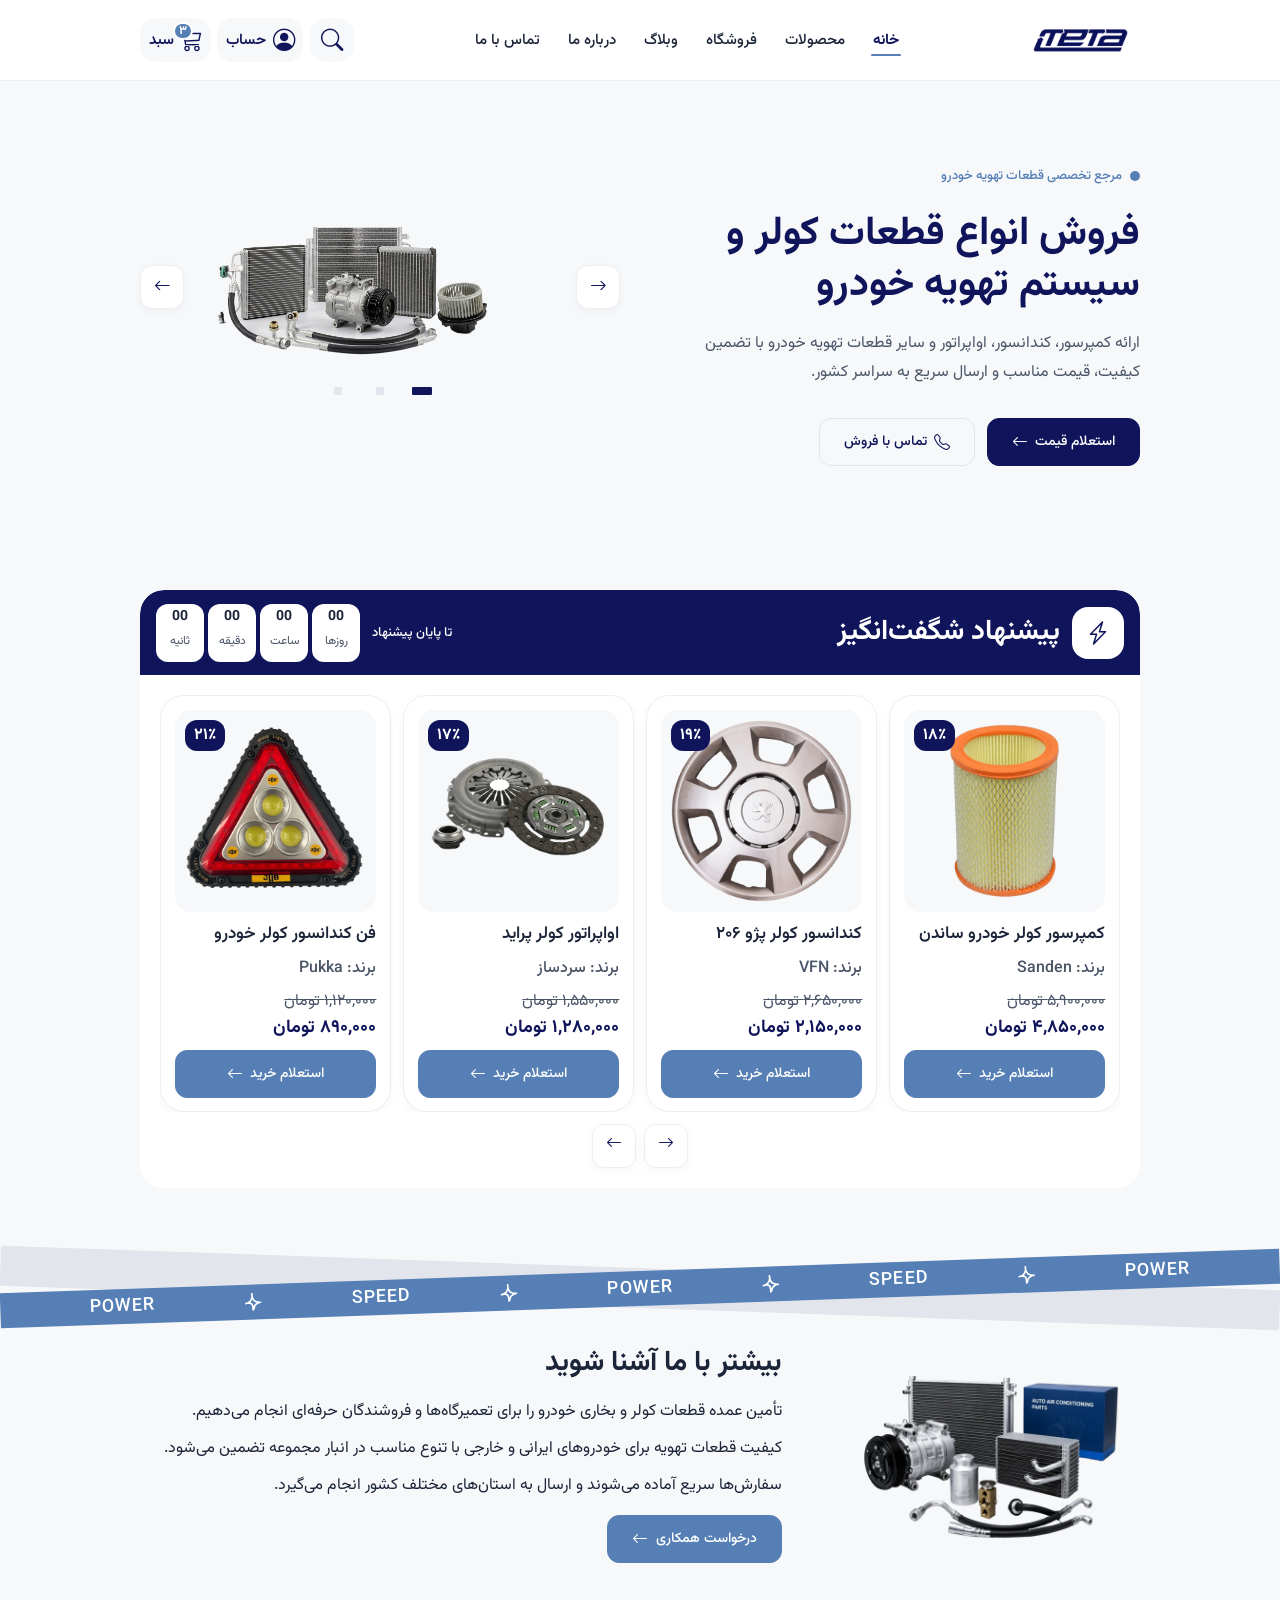
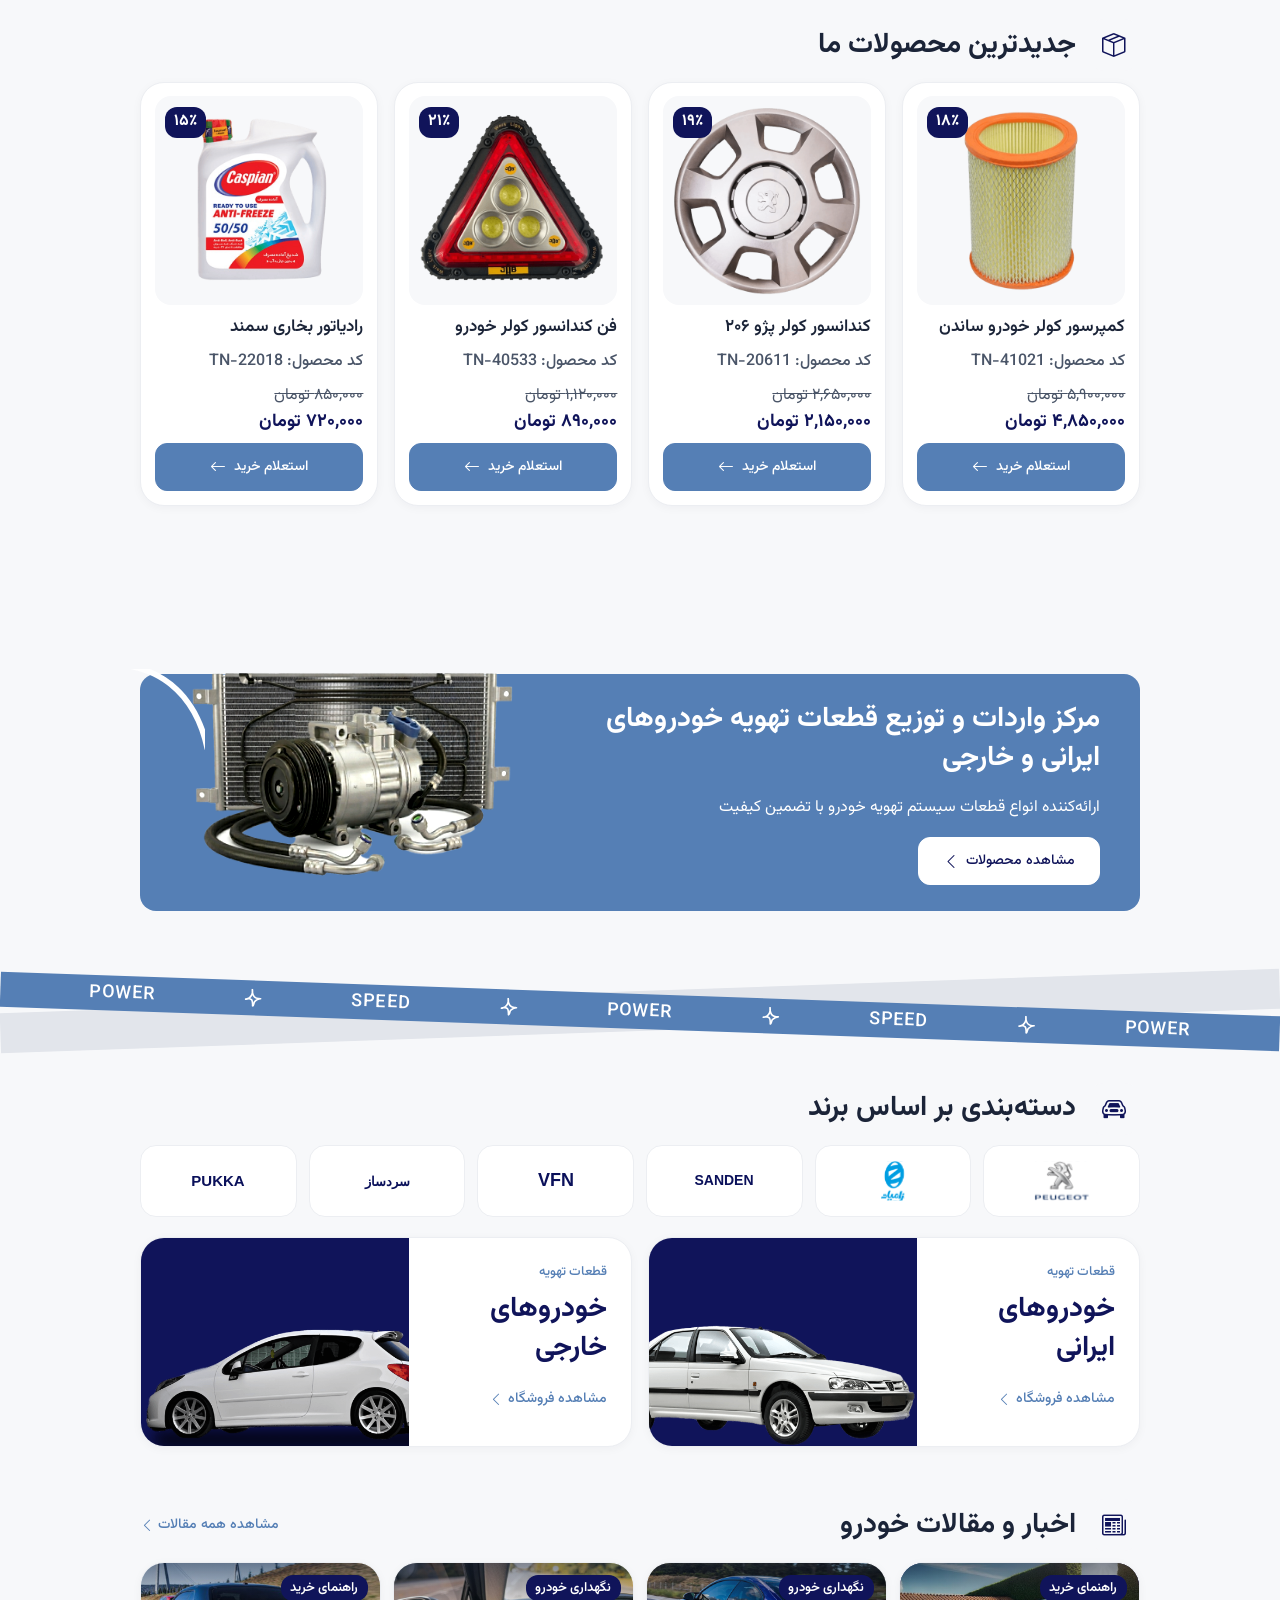
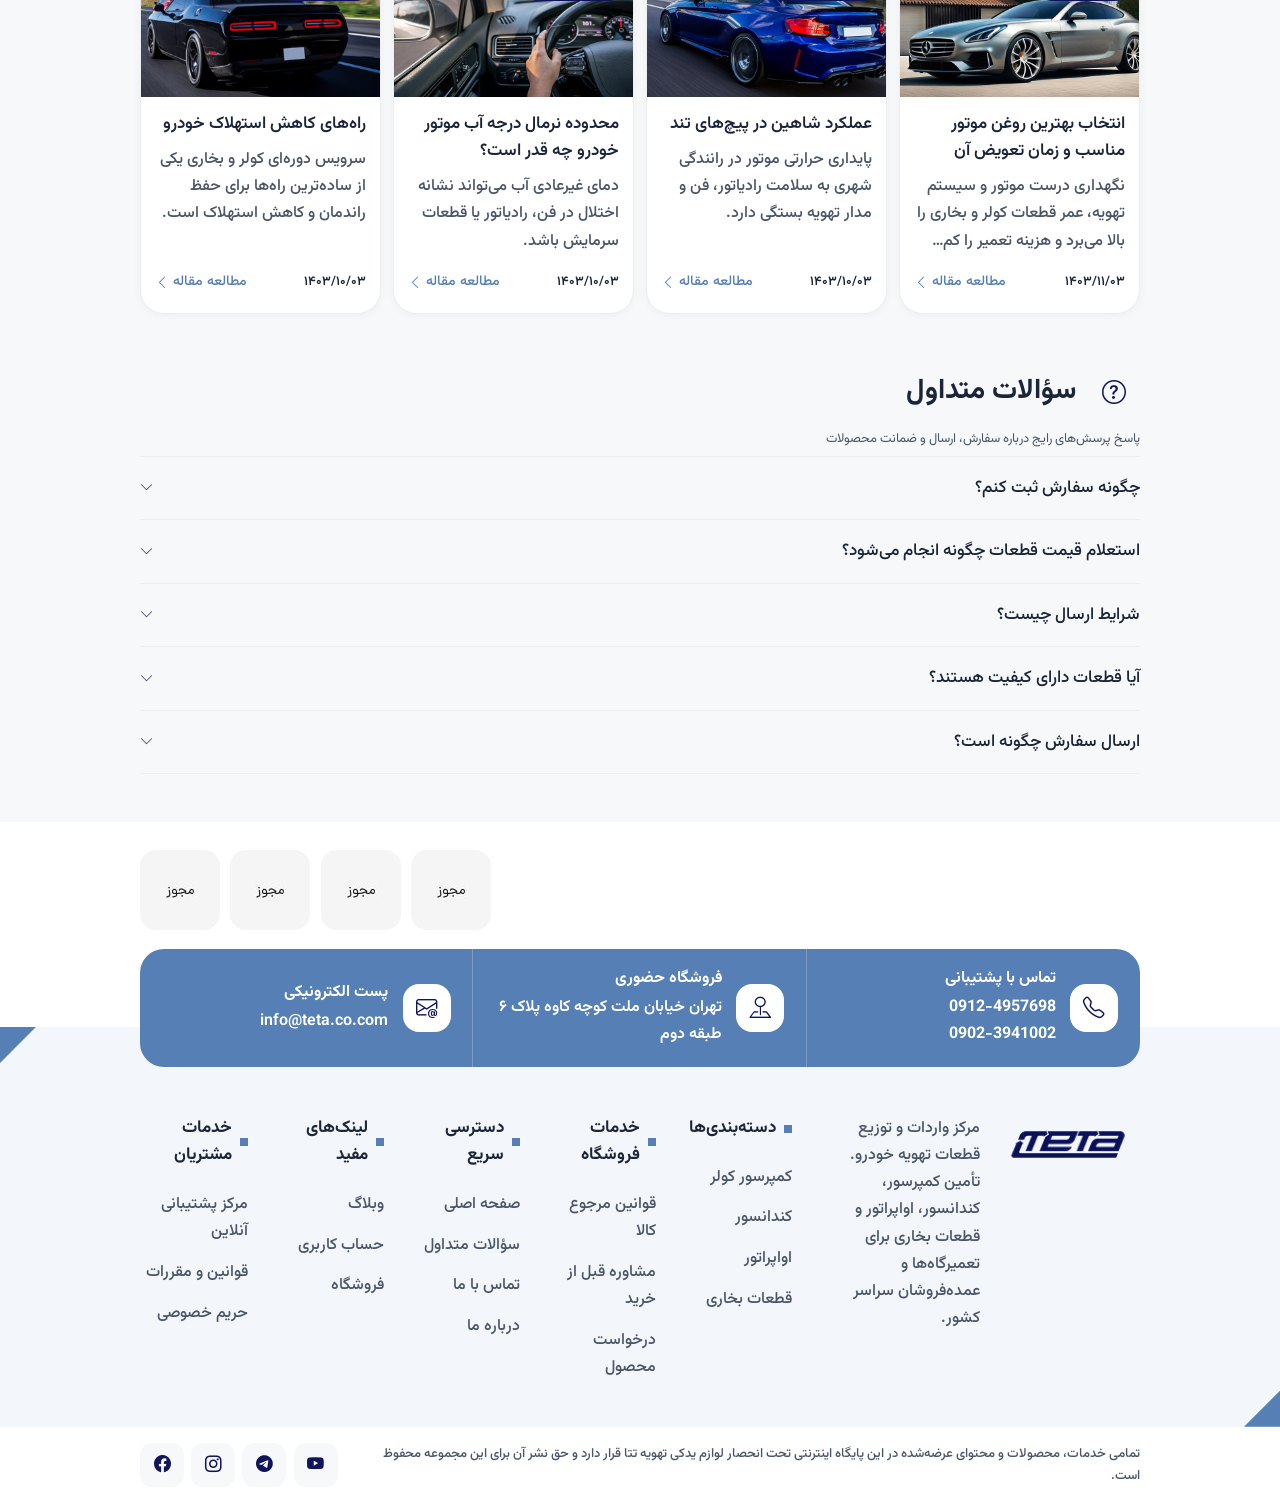
<file: index.html>
<!DOCTYPE html>
<html lang="fa" dir="rtl">
  <head>
    <meta charset="UTF-8">
    <meta name="viewport" content="width=device-width, initial-scale=1.0">
    <title>تتا | مرجع تخصصی قطعات تهویه خودرو</title>
    <meta name="description" content="تتا، تأمین‌کننده عمده قطعات کولر و سیستم تهویه خودرو؛ کمپرسور، کندانسور، اواپراتور و قطعات بخاری برای خودروهای ایرانی و خارجی.">
    <link rel="canonical" href="https://teta.co.com/">
    <meta property="og:title" content="تتا | مرجع تخصصی قطعات تهویه خودرو">
    <meta property="og:description" content="فروش عمده کمپرسور، کندانسور، اواپراتور و سایر قطعات سیستم تهویه خودرو با تضمین کیفیت.">
    <meta property="og:type" content="website">
    <meta property="og:url" content="https://teta.co.com/">
    <meta property="og:image" content="assets/logo.png">
    <meta property="og:locale" content="fa_IR">
    <script type="application/ld+json">
      {
        "@context": "https://schema.org",
        "@type": "FAQPage",
        "inLanguage": "fa-IR",
        "mainEntity": [
          {
            "@type": "Question",
            "name": "چگونه سفارش ثبت کنم؟",
            "acceptedAnswer": {
              "@type": "Answer",
              "text": "نام قطعه، برند و خودرو را از طریق فرم استعلام یا تماس با پشتیبانی ارسال کنید. پس از اعلام موجودی و تأیید شما، سفارش عمده ثبت می‌شود."
            }
          },
          {
            "@type": "Question",
            "name": "استعلام قیمت قطعات چگونه انجام می‌شود؟",
            "acceptedAnswer": {
              "@type": "Answer",
              "text": "کد فنی یا مشخصات خودرو را اعلام کنید. قیمت عمده بر اساس تعداد، برند و موجودی انبار اعلام می‌شود."
            }
          },
          {
            "@type": "Question",
            "name": "شرایط ارسال چیست؟",
            "acceptedAnswer": {
              "@type": "Answer",
              "text": "سفارش‌ها پس از آماده‌سازی از انبار تهران به سراسر کشور ارسال می‌شوند. هزینه و زمان تقریبی هنگام تأیید سفارش اعلام می‌گردد."
            }
          },
          {
            "@type": "Question",
            "name": "آیا قطعات دارای کیفیت هستند؟",
            "acceptedAnswer": {
              "@type": "Answer",
              "text": "قطعات از برندهای معتبر تهویه خودرو تأمین و پیش از ارسال کنترل می‌شوند. در صورت مغایرت یا ایراد ساخت، طبق شرایط ضمانت بررسی می‌گردد."
            }
          },
          {
            "@type": "Question",
            "name": "ارسال سفارش چگونه است؟",
            "acceptedAnswer": {
              "@type": "Answer",
              "text": "پس از تأیید سفارش، کالا با باربری معتبر بسته‌بندی و ارسال می‌شود و وضعیت ارسال از طریق پشتیبانی قابل پیگیری است."
            }
          }
        ]
      }
    </script>
    <link rel="icon" href="assets/logo.png">
    <link rel="preconnect" href="https://fonts.googleapis.com">
    <link rel="preconnect" href="https://fonts.gstatic.com" crossorigin>
    <link href="https://fonts.googleapis.com/css2?family=Vazirmatn:wght@400;500;600;700&display=swap" rel="stylesheet">
    <link rel="stylesheet" href="https://cdn.jsdelivr.net/npm/bootstrap-icons@1.11.3/font/bootstrap-icons.min.css">
    <link rel="stylesheet" href="css/variables.css">
    <link rel="stylesheet" href="css/base.css">
    <link rel="stylesheet" href="css/components.css">
    <link rel="stylesheet" href="css/home.css">
  </head>
  <body>
    <a class="skip-link" href="#content">پرش به محتوا</a>

    <header class="site-header">
      <div class="container site-header__inner">
        <button class="site-header__menu-toggle" type="button" data-menu-toggle aria-expanded="false" aria-controls="mobile-nav" aria-label="باز کردن منو">
          <i class="bi bi-list" aria-hidden="true"></i>
        </button>

        <a class="site-header__logo" href="#hero" aria-label="تتا، صفحه اصلی">
          <img src="assets/logo.png" alt="لوگوی تتا">
        </a>

        <nav class="site-nav" aria-label="منوی اصلی">
          <ul class="site-nav__list">
            <li><a class="site-nav__link is-active" href="#hero">خانه</a></li>
            <li><a class="site-nav__link" href="#products">محصولات</a></li>
            <li><a class="site-nav__link" href="#products">فروشگاه</a></li>
            <li><a class="site-nav__link" href="blog.html">وبلاگ</a></li>
            <li><a class="site-nav__link" href="#about">درباره ما</a></li>
            <li><a class="site-nav__link" href="#contact">تماس با ما</a></li>
          </ul>
        </nav>

        <div class="site-header__actions">
          <button class="site-header__icon-btn site-header__search" type="button" data-search-open aria-label="جستجو">
            <i class="bi bi-search" aria-hidden="true"></i>
          </button>
          <a class="site-header__icon-btn site-header__account" href="#account" aria-label="حساب کاربری">
            <i class="bi bi-person-circle" aria-hidden="true"></i>
            <span class="site-header__icon-label">حساب</span>
          </a>
          <a class="site-header__icon-btn site-header__cart" href="#cart" aria-label="سبد خرید، ۳ کالا">
            <span class="site-header__icon-wrap">
              <i class="bi bi-cart3" aria-hidden="true"></i>
              <span class="site-header__badge">۳</span>
            </span>
            <span class="site-header__icon-label">سبد</span>
          </a>
        </div>
      </div>
    </header>

    <div class="mobile-nav" id="mobile-nav" data-mobile-nav>
      <div class="mobile-nav__backdrop" data-menu-backdrop></div>
      <div class="mobile-nav__panel" role="dialog" aria-modal="true" aria-label="منوی موبایل">
        <button class="icon-button mobile-nav__close" type="button" data-menu-close aria-label="بستن منو">
          <i class="bi bi-x-lg" aria-hidden="true"></i>
        </button>
        <a class="mobile-nav__link" href="#hero">خانه</a>
        <a class="mobile-nav__link" href="#products">محصولات</a>
        <a class="mobile-nav__link" href="#products">فروشگاه</a>
        <a class="mobile-nav__link" href="blog.html">وبلاگ</a>
        <a class="mobile-nav__link" href="#about">درباره ما</a>
        <a class="mobile-nav__link" href="#contact">تماس با ما</a>
        <a class="mobile-nav__link" href="#account">حساب کاربری</a>
        <a class="mobile-nav__link" href="#cart">سبد خرید <span class="site-header__badge site-header__badge--inline">۳</span></a>
        <a class="primary-button" href="#contact">
          استعلام قیمت
          <i class="bi bi-arrow-left" aria-hidden="true"></i>
        </a>
      </div>
    </div>

    <div class="search-modal" data-search-modal aria-hidden="true">
      <div class="search-modal__dialog" role="dialog" aria-labelledby="search-title">
        <h2 id="search-title">به دنبال چی می‌گردید؟</h2>
        <form class="search-modal__form" data-header-search-form>
          <label class="visually-hidden" for="header-search">جستجوی محصول</label>
          <input class="search-modal__input" id="header-search" type="search" placeholder="نام قطعه، برند یا خودرو">
          <button class="primary-button" type="submit">
            جستجو
            <i class="bi bi-search" aria-hidden="true"></i>
          </button>
          <button class="ghost-button" type="button" data-search-close>بستن</button>
        </form>
      </div>
    </div>

    <main id="content">
      <section class="hero" id="hero">
        <div class="container hero__grid">
          <div class="hero__copy">
            <p class="hero__eyebrow">مرجع تخصصی قطعات تهویه خودرو</p>
            <h1>فروش انواع قطعات کولر و سیستم تهویه خودرو</h1>
            <p class="hero__lead">ارائه کمپرسور، کندانسور، اواپراتور و سایر قطعات تهویه خودرو با تضمین کیفیت، قیمت مناسب و ارسال سریع به سراسر کشور.</p>
            <div class="hero__actions">
              <a class="hero-button hero-button--primary" href="#contact">
                استعلام قیمت
                <i class="bi bi-arrow-left" aria-hidden="true"></i>
              </a>
              <a class="hero-button hero-button--ghost" href="tel:+989124957698">
                <i class="bi bi-telephone" aria-hidden="true"></i>
                تماس با فروش
              </a>
            </div>
          </div>

          <div class="hero-slider" data-hero-slider>
            <div class="hero-slider__stage">
              <div class="hero-slider__track">
                <article class="hero-slide is-active" data-hero-slide>
                  <img class="hero-slide__image" src="assets/hero/hero-1.png" alt="کمپرسور، کندانسور و لوله‌های سیستم کولر خودرو">
                </article>
                <article class="hero-slide" data-hero-slide>
                  <img class="hero-slide__image" src="assets/hero/hero-2.png" alt="قطعات کولر و تهویه خودروهای ایرانی">
                </article>
                <article class="hero-slide" data-hero-slide>
                  <img class="hero-slide__image" src="assets/hero/hero-3.png" alt="قطعات کولر و تهویه خودروهای خارجی">
                </article>
              </div>
              <div class="hero-slider__nav">
                <button class="hero-slider__btn hero-slider__btn--prev" type="button" data-hero-prev aria-label="اسلاید قبلی">
                  <i class="bi bi-arrow-right" aria-hidden="true"></i>
                </button>
                <button class="hero-slider__btn hero-slider__btn--next" type="button" data-hero-next aria-label="اسلاید بعدی">
                  <i class="bi bi-arrow-left" aria-hidden="true"></i>
                </button>
              </div>
            </div>
            <div class="hero-slider__dots" data-hero-dots role="tablist" aria-label="انتخاب اسلاید هیرو"></div>
          </div>
        </div>
      </section>

      <section class="offers" aria-labelledby="offers-title">
        <div class="container">
          <div class="panel">
            <div class="section-head section-head--dark">
              <div class="section-head__title-wrap">
                <span class="section-head__icon" aria-hidden="true"><i class="bi bi-lightning-charge"></i></span>
                <h2 class="section-head__title" id="offers-title">پیشنهاد شگفت‌انگیز</h2>
              </div>
              <div class="countdown" data-countdown="2026-09-24T23:59:59">
                <p class="countdown__caption">تا پایان پیشنهاد</p>
                <div class="countdown__items">
                  <div class="countdown__item"><span class="countdown__value" data-days>00</span><span class="countdown__label">روزها</span></div>
                  <div class="countdown__item"><span class="countdown__value" data-hours>00</span><span class="countdown__label">ساعت</span></div>
                  <div class="countdown__item"><span class="countdown__value" data-minutes>00</span><span class="countdown__label">دقیقه</span></div>
                  <div class="countdown__item"><span class="countdown__value" data-seconds>00</span><span class="countdown__label">ثانیه</span></div>
                </div>
              </div>
            </div>
            <div class="panel__body">
              <div class="carousel" data-carousel data-desktop="4" data-tablet="3" data-mobile="1" data-autoplay="true">
                <div class="carousel__viewport">
                  <div class="carousel__track" data-carousel-track data-product-rail="featured"></div>
                </div>
                <div class="carousel__nav">
                  <button class="carousel__btn" type="button" data-carousel-prev aria-label="قبلی"><i class="bi bi-arrow-right"></i></button>
                  <button class="carousel__btn" type="button" data-carousel-next aria-label="بعدی"><i class="bi bi-arrow-left"></i></button>
                </div>
              </div>
            </div>
          </div>
        </div>
      </section>

      <div class="marquee" aria-hidden="true">
        <div class="marquee__bar">
          <span class="marquee__item">POWER</span>
          <span class="marquee__bolt"></span>
          <span class="marquee__item">SPEED</span>
          <span class="marquee__bolt"></span>
          <span class="marquee__item">POWER</span>
          <span class="marquee__bolt"></span>
          <span class="marquee__item">SPEED</span>
          <span class="marquee__bolt"></span>
          <span class="marquee__item">POWER</span>
        </div>
      </div>

      <section class="about" id="about">
        <div class="container about__grid">
          <div class="about__visual">
            <img class="about__image" src="assets/hero/about.png" alt="قطعات سیستم تهویه و کولر خودرو">
          </div>
          <div class="about__text">
            <h2>بیشتر با ما آشنا شوید</h2>
            <div class="about__copy">
              <p>تأمین عمده قطعات کولر و بخاری خودرو را برای تعمیرگاه‌ها و فروشندگان حرفه‌ای انجام می‌دهیم.</p>
              <p>کیفیت قطعات تهویه برای خودروهای ایرانی و خارجی با تنوع مناسب در انبار مجموعه تضمین می‌شود.</p>
              <p>سفارش‌ها سریع آماده می‌شوند و ارسال به استان‌های مختلف کشور انجام می‌گیرد.</p>
            </div>
            <a class="primary-button about__cta" href="#contact">
              درخواست همکاری
              <i class="bi bi-arrow-left" aria-hidden="true"></i>
            </a>
          </div>
        </div>
      </section>

      <section class="products-rail" id="products" aria-labelledby="newest-title">
        <div class="container">
          <div class="section-head section-head--light">
            <div class="section-head__title-wrap">
              <span class="section-head__icon" aria-hidden="true"><i class="bi bi-box-seam"></i></span>
              <h2 id="newest-title">جدیدترین محصولات ما</h2>
            </div>
          </div>
          <div class="product-grid" data-product-rail="newest"></div>
        </div>
      </section>

      <section class="promo-banner" aria-label="معرفی مجموعه تتا">
        <div class="container">
          <div class="promo-banner__panel">
            <svg class="promo-banner__curve" viewBox="0 0 75 82" aria-hidden="true" focusable="false">
              <path fill="currentColor" fill-rule="evenodd" d="M2.26183 0.569805C42.4929 8.57232 66.8041 41.0889 74.4559 79.7284C74.7472 81.2478 76.226 82.2495 77.7496 81.9456C79.2621 81.6417 80.2479 80.1561 79.9454 78.6366C71.8566 37.7349 45.9214 3.5188 3.34879 -4.94518C1.82514 -5.24907 0.357025 -4.25865 0.0545359 -2.73919C-0.247954 -1.20847 0.738179 0.265912 2.26183 0.569805Z"/>
            </svg>
            <div class="promo-banner__copy">
              <h2 class="promo-banner__title">مرکز واردات و توزیع قطعات تهویه خودروهای ایرانی و خارجی</h2>
              <p class="promo-banner__subtitle">ارائه‌کننده انواع قطعات سیستم تهویه خودرو با تضمین کیفیت</p>
              <a class="primary-button primary-button--inverse promo-banner__cta" href="#products">
                مشاهده محصولات
                <i class="bi bi-chevron-left" aria-hidden="true"></i>
              </a>
            </div>
            <div class="promo-banner__media">
              <img class="promo-banner__image" src="assets/hero/banner.png" alt="کمپرسور، کندانسور و شیلنگ‌های سیستم تهویه خودرو">
            </div>
          </div>
        </div>
      </section>

      <div class="marquee marquee--reverse" aria-hidden="true">
        <div class="marquee__bar">
          <span class="marquee__item">POWER</span>
          <span class="marquee__bolt"></span>
          <span class="marquee__item">SPEED</span>
          <span class="marquee__bolt"></span>
          <span class="marquee__item">POWER</span>
          <span class="marquee__bolt"></span>
          <span class="marquee__item">SPEED</span>
          <span class="marquee__bolt"></span>
          <span class="marquee__item">POWER</span>
        </div>
      </div>

      <section class="brands-section" aria-labelledby="brands-title">
        <div class="container">
          <div class="section-head section-head--light">
            <div class="section-head__title-wrap">
              <span class="section-head__icon" aria-hidden="true"><i class="bi bi-car-front"></i></span>
              <h2 id="brands-title">دسته‌بندی بر اساس برند</h2>
            </div>
          </div>
          <div class="carousel" data-carousel data-desktop="6" data-tablet="5" data-mobile="3">
            <div class="carousel__viewport">
              <div class="carousel__track" data-carousel-track>
                <div class="carousel__slide" data-carousel-slide>
                  <a class="brand-card" href="#products">
                    <span class="brand-card__logo">
                      <img src="assets/brands/peugeot.svg" alt="پژو" width="80" height="40">
                    </span>
                  </a>
                </div>
                <div class="carousel__slide" data-carousel-slide>
                  <a class="brand-card" href="#products">
                    <span class="brand-card__logo">
                      <img src="assets/brands/zamyad.svg" alt="زامیاد" width="80" height="40">
                    </span>
                  </a>
                </div>
                <div class="carousel__slide" data-carousel-slide>
                  <a class="brand-card" href="#products">
                    <span class="brand-card__logo">
                      <img src="assets/brands/sanden.svg" alt="Sanden" width="80" height="40">
                    </span>
                  </a>
                </div>
                <div class="carousel__slide" data-carousel-slide>
                  <a class="brand-card" href="#products">
                    <span class="brand-card__logo">
                      <img src="assets/brands/vfn.svg" alt="VFN" width="80" height="40">
                    </span>
                  </a>
                </div>
                <div class="carousel__slide" data-carousel-slide>
                  <a class="brand-card" href="#products">
                    <span class="brand-card__logo">
                      <img src="assets/brands/sardsaz.svg" alt="سردساز" width="80" height="40">
                    </span>
                  </a>
                </div>
                <div class="carousel__slide" data-carousel-slide>
                  <a class="brand-card" href="#products">
                    <span class="brand-card__logo">
                      <img src="assets/brands/pukka.svg" alt="Pukka" width="80" height="40">
                    </span>
                  </a>
                </div>
                <div class="carousel__slide" data-carousel-slide>
                  <a class="brand-card" href="#products">
                    <span class="brand-card__logo">
                      <img src="assets/brands/soyab.svg" alt="سویاب صنعت" width="80" height="40">
                    </span>
                  </a>
                </div>
              </div>
            </div>
          </div>

          <div class="category-banners">
            <a class="category-banner category-banner--iranian" href="#products" aria-label="خودروهای ایرانی، مشاهده فروشگاه">
              <span class="category-banner__copy">
                <span class="category-banner__label">قطعات تهویه</span>
                <h3 class="category-banner__title">خودروهای ایرانی</h3>
                <span class="category-banner__cta">مشاهده فروشگاه <i class="bi bi-chevron-left" aria-hidden="true"></i></span>
              </span>
              <span class="category-banner__media">
                <img class="category-banner__image" src="assets/category/iranian.png" alt="">
              </span>
            </a>
            <a class="category-banner category-banner--foreign" href="#products" aria-label="خودروهای خارجی، مشاهده فروشگاه">
              <span class="category-banner__copy">
                <span class="category-banner__label">قطعات تهویه</span>
                <h3 class="category-banner__title">خودروهای خارجی</h3>
                <span class="category-banner__cta">مشاهده فروشگاه <i class="bi bi-chevron-left" aria-hidden="true"></i></span>
              </span>
              <span class="category-banner__media">
                <img class="category-banner__image" src="assets/category/peugeot-206.png" alt="">
              </span>
            </a>
          </div>
        </div>
      </section>

      <section class="news-section" id="news" aria-labelledby="news-title">
        <div class="container">
          <div class="section-head section-head--light">
            <div class="section-head__title-wrap">
              <span class="section-head__icon" aria-hidden="true"><i class="bi bi-newspaper"></i></span>
              <h2 id="news-title">اخبار و مقالات خودرو</h2>
            </div>
            <a class="section-head__more" href="blog.html">
              مشاهده همه مقالات
              <i class="bi bi-chevron-left" aria-hidden="true"></i>
            </a>
          </div>
          <div class="media-grid">
            <article class="media-card">
              <a class="media-card__link" href="blog-single.html?id=oil-change" aria-label="مطالعه مقاله: انتخاب بهترین روغن موتور مناسب و زمان تعویض آن">
                <span class="media-card__image-wrap">
                  <img class="media-card__image" src="assets/blog/blog-1.jpg" alt="">
                  <span class="media-card__category">راهنمای خرید</span>
                </span>
                <span class="media-card__body">
                  <h3 class="media-card__title">انتخاب بهترین روغن موتور مناسب و زمان تعویض آن</h3>
                  <p class="media-card__excerpt">نگهداری درست موتور و سیستم تهویه، عمر قطعات کولر و بخاری را بالا می‌برد و هزینه تعمیر را کم می‌کند.</p>
                  <span class="media-card__footer">
                    <time class="media-card__date" datetime="2025-01-22">۱۴۰۳/۱۱/۰۳</time>
                    <span class="media-card__cta">مطالعه مقاله <i class="bi bi-chevron-left" aria-hidden="true"></i></span>
                  </span>
                </span>
              </a>
            </article>
            <article class="media-card">
              <a class="media-card__link" href="blog-single.html?id=shahin-handling" aria-label="مطالعه مقاله: عملکرد شاهین در پیچ‌های تند">
                <span class="media-card__image-wrap">
                  <img class="media-card__image" src="assets/blog/blog-2.jpg" alt="">
                  <span class="media-card__category">نگهداری خودرو</span>
                </span>
                <span class="media-card__body">
                  <h3 class="media-card__title">عملکرد شاهین در پیچ‌های تند</h3>
                  <p class="media-card__excerpt">پایداری حرارتی موتور در رانندگی شهری به سلامت رادیاتور، فن و مدار تهویه بستگی دارد.</p>
                  <span class="media-card__footer">
                    <time class="media-card__date" datetime="2024-12-23">۱۴۰۳/۱۰/۰۳</time>
                    <span class="media-card__cta">مطالعه مقاله <i class="bi bi-chevron-left" aria-hidden="true"></i></span>
                  </span>
                </span>
              </a>
            </article>
            <article class="media-card">
              <a class="media-card__link" href="blog-single.html?id=coolant-temp" aria-label="مطالعه مقاله: محدوده نرمال درجه آب موتور خودرو چه قدر است؟">
                <span class="media-card__image-wrap">
                  <img class="media-card__image" src="assets/blog/blog-3.jpg" alt="">
                  <span class="media-card__category">نگهداری خودرو</span>
                </span>
                <span class="media-card__body">
                  <h3 class="media-card__title">محدوده نرمال درجه آب موتور خودرو چه قدر است؟</h3>
                  <p class="media-card__excerpt">دمای غیرعادی آب می‌تواند نشانه اختلال در فن، رادیاتور یا قطعات سرمایش باشد.</p>
                  <span class="media-card__footer">
                    <time class="media-card__date" datetime="2024-12-23">۱۴۰۳/۱۰/۰۳</time>
                    <span class="media-card__cta">مطالعه مقاله <i class="bi bi-chevron-left" aria-hidden="true"></i></span>
                  </span>
                </span>
              </a>
            </article>
            <article class="media-card">
              <a class="media-card__link" href="blog-single.html?id=wear-reduction" aria-label="مطالعه مقاله: راه‌های کاهش استهلاک خودرو">
                <span class="media-card__image-wrap">
                  <img class="media-card__image" src="assets/blog/blog-4.jpg" alt="">
                  <span class="media-card__category">راهنمای خرید</span>
                </span>
                <span class="media-card__body">
                  <h3 class="media-card__title">راه‌های کاهش استهلاک خودرو</h3>
                  <p class="media-card__excerpt">سرویس دوره‌ای کولر و بخاری یکی از ساده‌ترین راه‌ها برای حفظ راندمان و کاهش استهلاک است.</p>
                  <span class="media-card__footer">
                    <time class="media-card__date" datetime="2024-12-23">۱۴۰۳/۱۰/۰۳</time>
                    <span class="media-card__cta">مطالعه مقاله <i class="bi bi-chevron-left" aria-hidden="true"></i></span>
                  </span>
                </span>
              </a>
            </article>
          </div>
        </div>
      </section>

      <section class="faq-section" id="faq" aria-labelledby="faq-title">
        <div class="container">
          <div class="section-head section-head--light">
            <div class="section-head__title-wrap">
              <span class="section-head__icon" aria-hidden="true"><i class="bi bi-question-circle"></i></span>
              <h2 id="faq-title">سؤالات متداول</h2>
            </div>
          </div>
          <p class="faq-section__lead">پاسخ پرسش‌های رایج درباره سفارش، ارسال و ضمانت محصولات</p>
          <div class="faq" data-faq>
            <article class="faq__item">
              <h3 class="faq__heading">
                <button class="faq__question" type="button" id="faq-q-1" data-faq-trigger aria-expanded="false" aria-controls="faq-a-1">
                  <span class="faq__text">چگونه سفارش ثبت کنم؟</span>
                  <span class="faq__toggle" aria-hidden="true"><i class="bi bi-chevron-down"></i></span>
                </button>
              </h3>
              <div class="faq__panel" id="faq-a-1" role="region" aria-labelledby="faq-q-1" aria-hidden="true" data-faq-panel>
                <div class="faq__panel-inner">
                  <p class="faq__answer">نام قطعه، برند و خودرو را از طریق فرم استعلام یا تماس با پشتیبانی ارسال کنید. پس از اعلام موجودی و تأیید شما، سفارش عمده ثبت می‌شود.</p>
                </div>
              </div>
            </article>
            <article class="faq__item">
              <h3 class="faq__heading">
                <button class="faq__question" type="button" id="faq-q-2" data-faq-trigger aria-expanded="false" aria-controls="faq-a-2">
                  <span class="faq__text">استعلام قیمت قطعات چگونه انجام می‌شود؟</span>
                  <span class="faq__toggle" aria-hidden="true"><i class="bi bi-chevron-down"></i></span>
                </button>
              </h3>
              <div class="faq__panel" id="faq-a-2" role="region" aria-labelledby="faq-q-2" aria-hidden="true" data-faq-panel>
                <div class="faq__panel-inner">
                  <p class="faq__answer">کد فنی یا مشخصات خودرو را اعلام کنید. قیمت عمده بر اساس تعداد، برند و موجودی انبار اعلام می‌شود.</p>
                </div>
              </div>
            </article>
            <article class="faq__item">
              <h3 class="faq__heading">
                <button class="faq__question" type="button" id="faq-q-3" data-faq-trigger aria-expanded="false" aria-controls="faq-a-3">
                  <span class="faq__text">شرایط ارسال چیست؟</span>
                  <span class="faq__toggle" aria-hidden="true"><i class="bi bi-chevron-down"></i></span>
                </button>
              </h3>
              <div class="faq__panel" id="faq-a-3" role="region" aria-labelledby="faq-q-3" aria-hidden="true" data-faq-panel>
                <div class="faq__panel-inner">
                  <p class="faq__answer">سفارش‌ها پس از آماده‌سازی از انبار تهران به سراسر کشور ارسال می‌شوند. هزینه و زمان تقریبی هنگام تأیید سفارش اعلام می‌گردد.</p>
                </div>
              </div>
            </article>
            <article class="faq__item">
              <h3 class="faq__heading">
                <button class="faq__question" type="button" id="faq-q-4" data-faq-trigger aria-expanded="false" aria-controls="faq-a-4">
                  <span class="faq__text">آیا قطعات دارای کیفیت هستند؟</span>
                  <span class="faq__toggle" aria-hidden="true"><i class="bi bi-chevron-down"></i></span>
                </button>
              </h3>
              <div class="faq__panel" id="faq-a-4" role="region" aria-labelledby="faq-q-4" aria-hidden="true" data-faq-panel>
                <div class="faq__panel-inner">
                  <p class="faq__answer">قطعات از برندهای معتبر تهویه خودرو تأمین و پیش از ارسال کنترل می‌شوند. در صورت مغایرت یا ایراد ساخت، طبق شرایط ضمانت بررسی می‌گردد.</p>
                </div>
              </div>
            </article>
            <article class="faq__item">
              <h3 class="faq__heading">
                <button class="faq__question" type="button" id="faq-q-5" data-faq-trigger aria-expanded="false" aria-controls="faq-a-5">
                  <span class="faq__text">ارسال سفارش چگونه است؟</span>
                  <span class="faq__toggle" aria-hidden="true"><i class="bi bi-chevron-down"></i></span>
                </button>
              </h3>
              <div class="faq__panel" id="faq-a-5" role="region" aria-labelledby="faq-q-5" aria-hidden="true" data-faq-panel>
                <div class="faq__panel-inner">
                  <p class="faq__answer">پس از تأیید سفارش، کالا با باربری معتبر بسته‌بندی و ارسال می‌شود و وضعیت ارسال از طریق پشتیبانی قابل پیگیری است.</p>
                </div>
              </div>
            </article>
          </div>
        </div>
      </section>
    </main>

    <footer class="site-footer" id="contact">
      <div class="container">
        <div class="footer-licenses" aria-label="مجوزها">
          <img class="footer-licenses__item" src="assets/license.jpg" alt="">
          <img class="footer-licenses__item" src="assets/license.jpg" alt="">
          <img class="footer-licenses__item" src="assets/license.jpg" alt="">
          <img class="footer-licenses__item" src="assets/license.jpg" alt="">
        </div>

        <div class="footer-contacts">
          <article class="footer-contact">
            <span class="footer-contact__icon" aria-hidden="true"><i class="bi bi-telephone"></i></span>
            <div class="footer-contact__body">
              <p class="footer-contact__label">تماس با پشتیبانی</p>
              <p class="footer-contact__value">0912-4957698<br>0902-3941002</p>
            </div>
          </article>
          <article class="footer-contact">
            <span class="footer-contact__icon" aria-hidden="true"><i class="bi bi-pin-map"></i></span>
            <div class="footer-contact__body">
              <p class="footer-contact__label">فروشگاه حضوری</p>
              <p class="footer-contact__value">تهران خیابان ملت کوچه کاوه پلاک ۶ طبقه دوم</p>
            </div>
          </article>
          <article class="footer-contact">
            <span class="footer-contact__icon" aria-hidden="true"><i class="bi bi-envelope-at"></i></span>
            <div class="footer-contact__body">
              <p class="footer-contact__label">پست الکترونیکی</p>
              <p class="footer-contact__value">info@teta.co.com</p>
            </div>
          </article>
        </div>
      </div>

      <div class="footer-body">
        <div class="container">
          <div class="footer-main">
            <div class="footer-brand">
              <img class="footer-brand__logo" src="assets/logo.png" alt="تتا">
              <p class="footer-brand__text">مرکز واردات و توزیع قطعات تهویه خودرو. تأمین کمپرسور، کندانسور، اواپراتور و قطعات بخاری برای تعمیرگاه‌ها و عمده‌فروشان سراسر کشور.</p>
            </div>
            <div class="footer-links">
              <h3 class="footer-links__title">دسته‌بندی‌ها</h3>
              <a href="#products">کمپرسور کولر</a>
              <a href="#products">کندانسور</a>
              <a href="#products">اواپراتور</a>
              <a href="#products">قطعات بخاری</a>
            </div>
            <div class="footer-links">
              <h3 class="footer-links__title">خدمات فروشگاه</h3>
              <a href="#contact">قوانین مرجوع کالا</a>
              <a href="#contact">مشاوره قبل از خرید</a>
              <a href="#contact">درخواست محصول</a>
            </div>
            <div class="footer-links">
              <h3 class="footer-links__title">دسترسی سریع</h3>
              <a href="#hero">صفحه اصلی</a>
              <a href="#faq">سؤالات متداول</a>
              <a href="#contact">تماس با ما</a>
              <a href="#about">درباره ما</a>
            </div>
            <div class="footer-links">
              <h3 class="footer-links__title">لینک‌های مفید</h3>
              <a href="blog.html">وبلاگ</a>
              <a href="#account">حساب کاربری</a>
              <a href="#products">فروشگاه</a>
            </div>
            <div class="footer-links">
              <h3 class="footer-links__title">خدمات مشتریان</h3>
              <a href="#contact">مرکز پشتیبانی آنلاین</a>
              <a href="#contact">قوانین و مقررات</a>
              <a href="#contact">حریم خصوصی</a>
            </div>
          </div>
        </div>
      </div>

      <div class="footer-bottom">
        <div class="container footer-bottom__inner">
          <p>تمامی خدمات، محصولات و محتوای عرضه‌شده در این پایگاه اینترنتی تحت انحصار لوازم یدکی تهویه تتا قرار دارد و حق نشر آن برای این مجموعه محفوظ است.</p>
          <div class="social-links">
            <a href="#" aria-label="یوتیوب"><i class="bi bi-youtube"></i></a>
            <a href="#" aria-label="تلگرام"><i class="bi bi-telegram"></i></a>
            <a href="#" aria-label="اینستاگرام"><i class="bi bi-instagram"></i></a>
            <a href="#" aria-label="فیسبوک"><i class="bi bi-facebook"></i></a>
          </div>
        </div>
      </div>
    </footer>

    <script type="module" src="js/main.js"></script>
  </body>
</html>
</file>
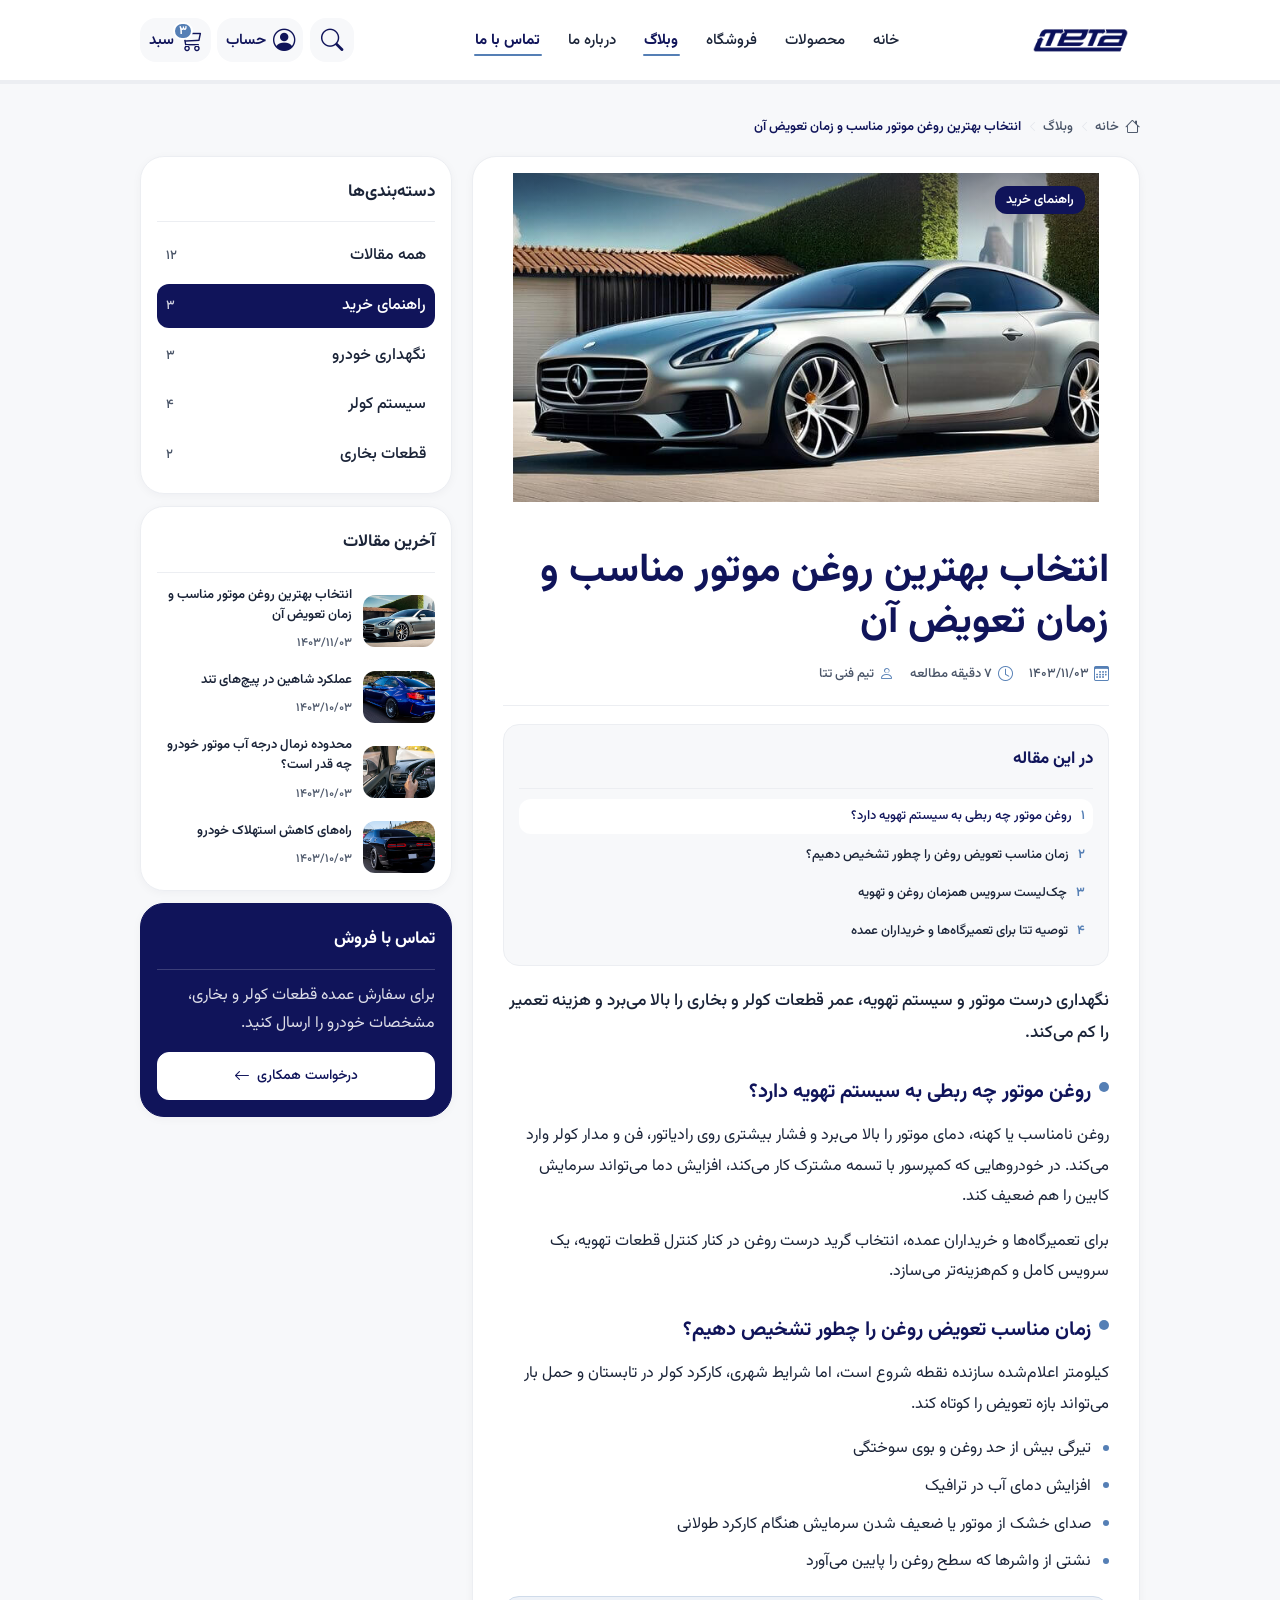
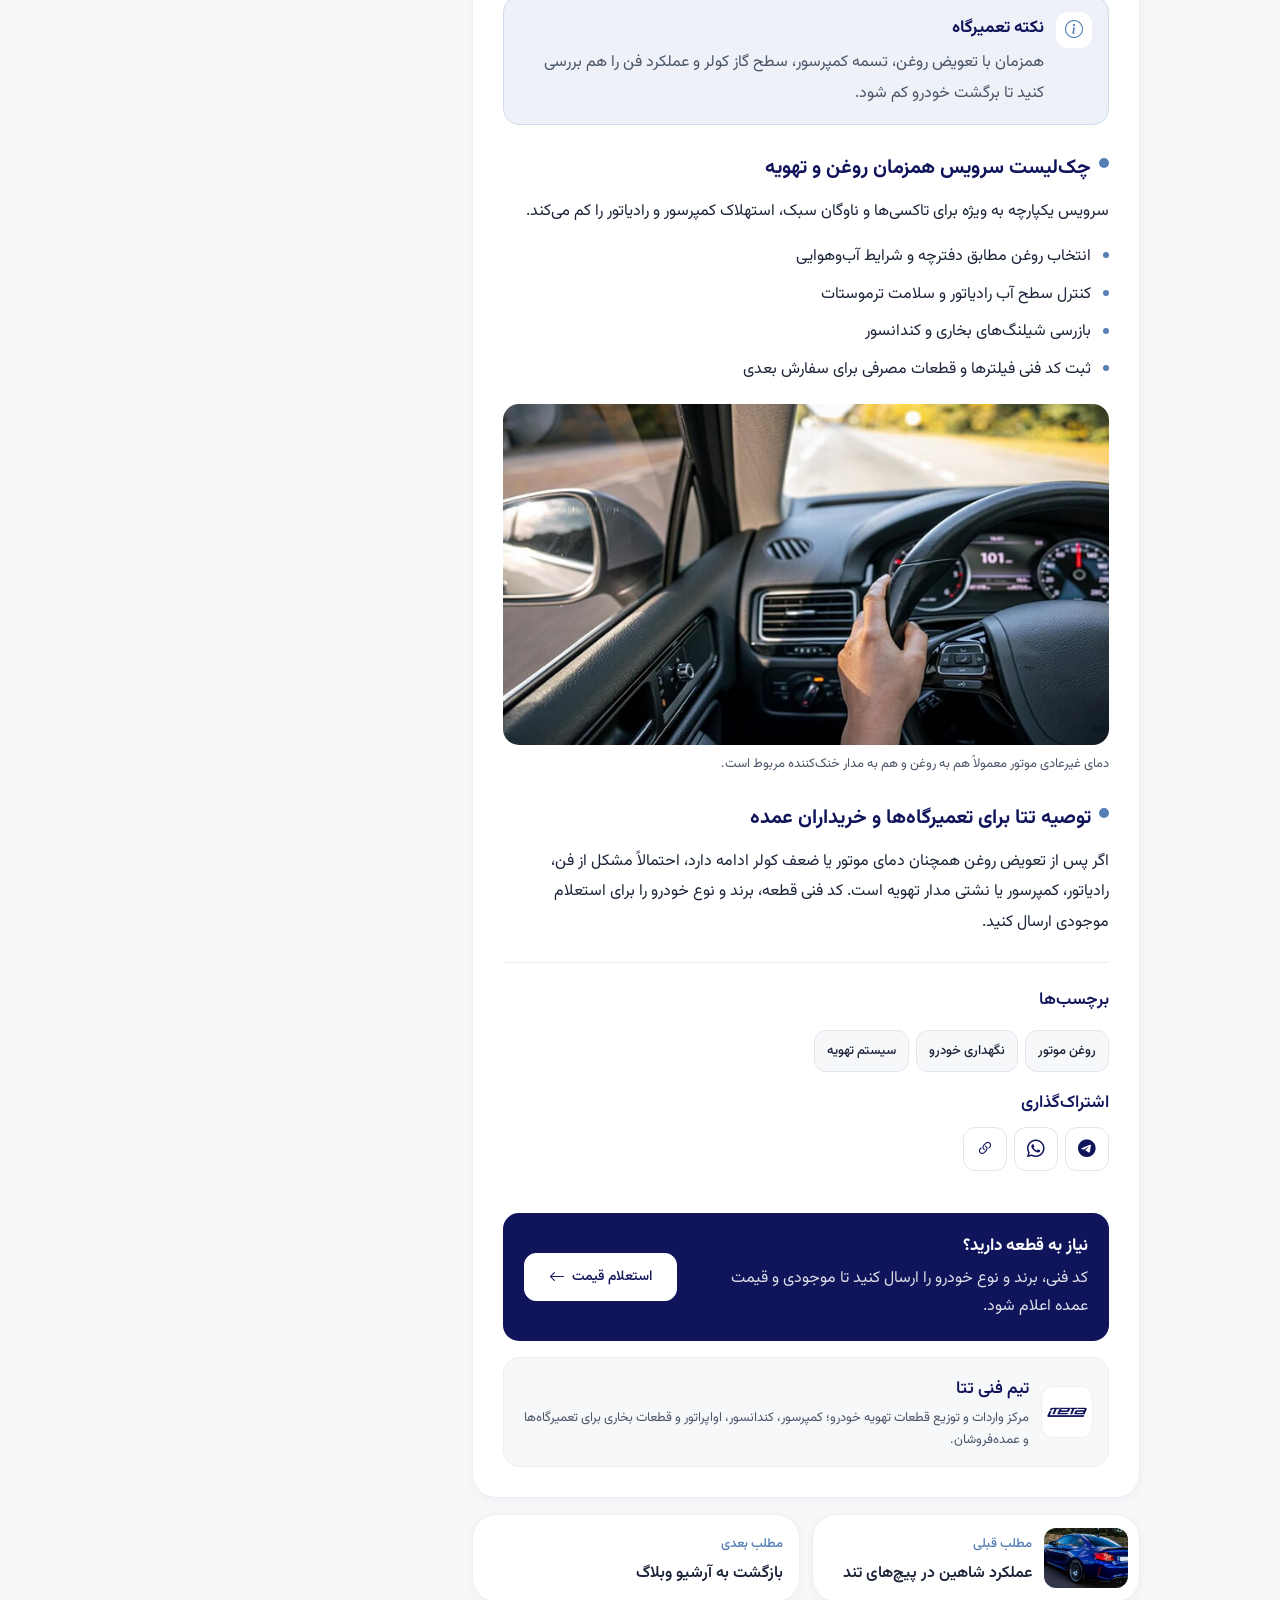
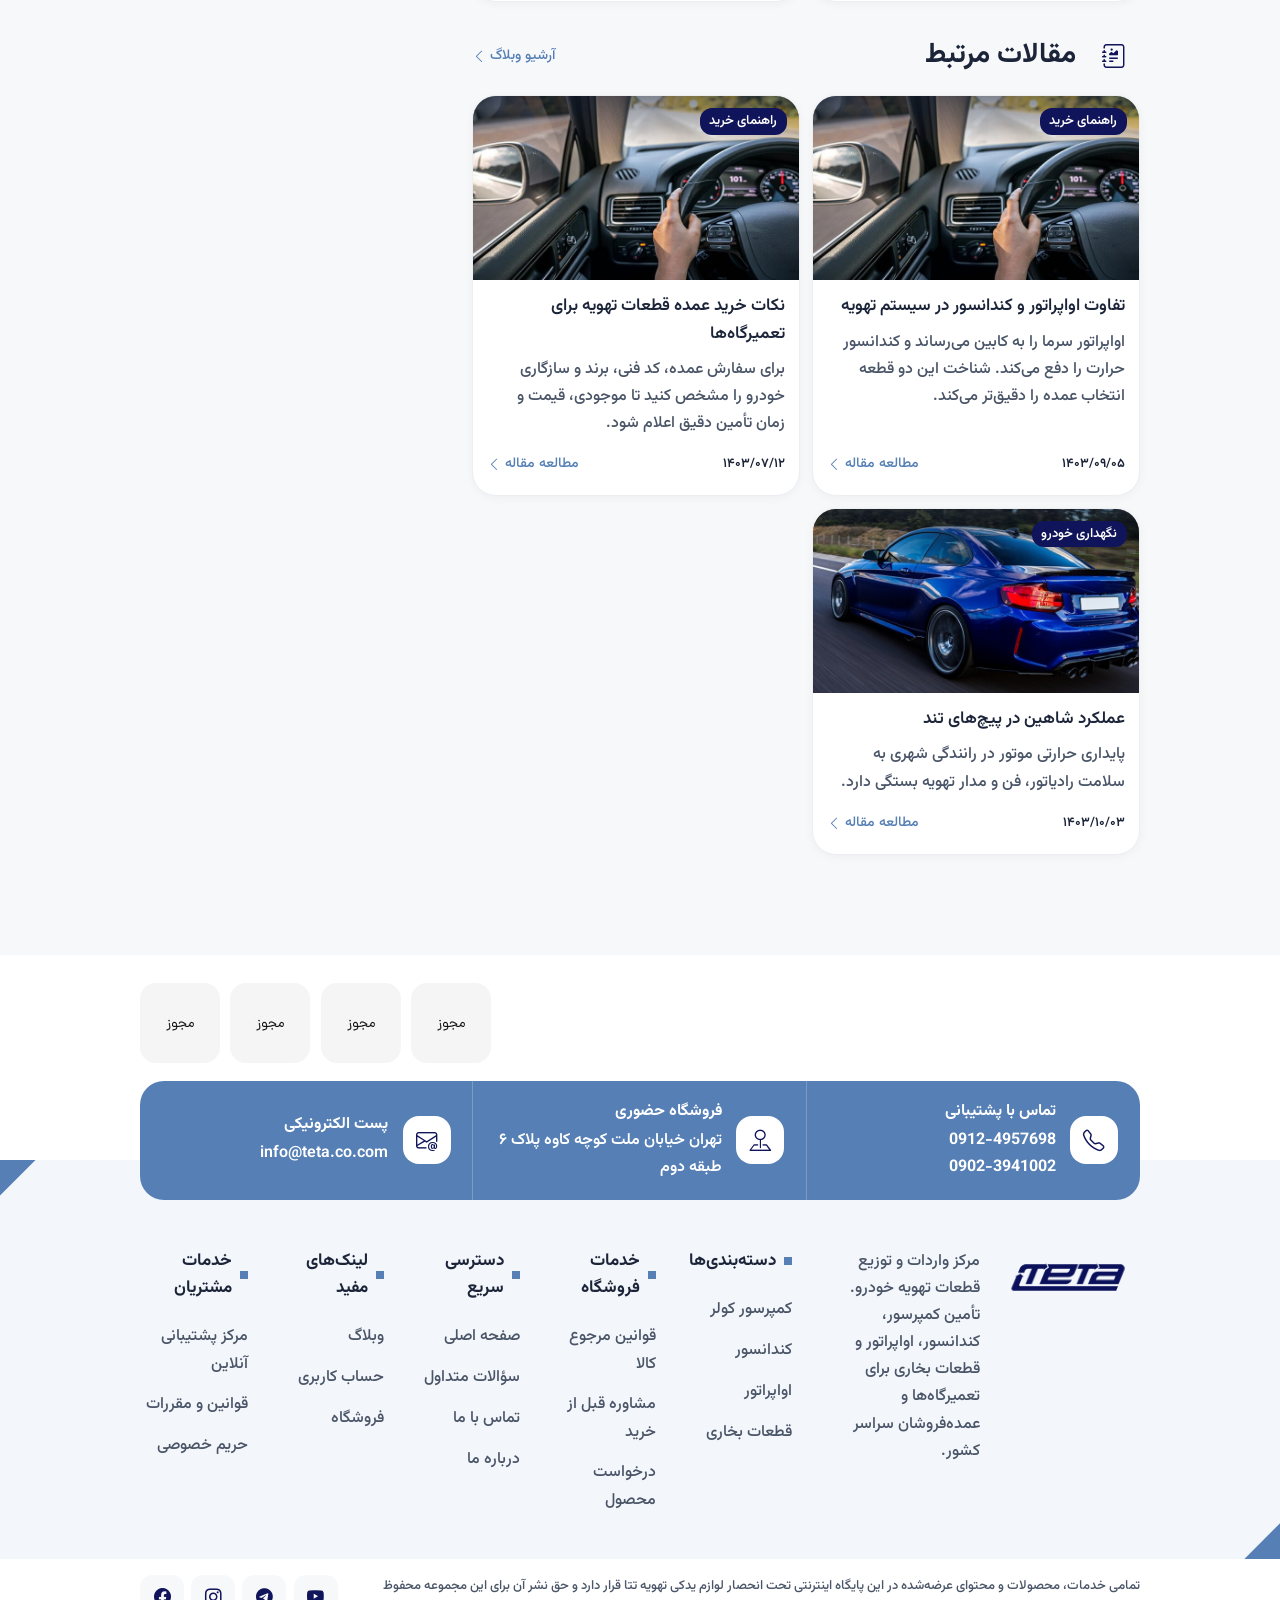
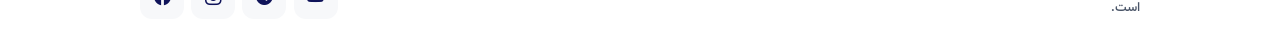
<file: blog-single.html>
<!DOCTYPE html>
<html lang="fa" dir="rtl">
  <head>
    <meta charset="UTF-8">
    <meta name="viewport" content="width=device-width, initial-scale=1.0">
    <title>تتا | انتخاب بهترین روغن موتور مناسب و زمان تعویض آن</title>
    <meta name="description" data-article-description content="نگهداری درست موتور و سیستم تهویه، عمر قطعات کولر و بخاری را بالا می‌برد و هزینه تعمیر را کم می‌کند.">
    <link rel="canonical" data-article-canonical href="https://teta.co.com/blog/oil-change/">
    <meta property="og:title" data-article-og-title content="تتا | انتخاب بهترین روغن موتور مناسب و زمان تعویض آن">
    <meta property="og:description" data-article-og-description content="نگهداری درست موتور و سیستم تهویه، عمر قطعات کولر و بخاری را بالا می‌برد و هزینه تعمیر را کم می‌کند.">
    <meta property="og:type" content="article">
    <meta property="og:url" data-article-og-url content="https://teta.co.com/blog/oil-change/">
    <meta property="og:image" data-article-og-image content="assets/blog/blog-1.jpg">
    <meta property="og:locale" content="fa_IR">
    <script type="application/ld+json" data-article-jsonld>
      {
        "@context": "https://schema.org",
        "@type": "BlogPosting",
        "headline": "انتخاب بهترین روغن موتور مناسب و زمان تعویض آن",
        "description": "نگهداری درست موتور و سیستم تهویه، عمر قطعات کولر و بخاری را بالا می‌برد و هزینه تعمیر را کم می‌کند.",
        "inLanguage": "fa-IR",
        "datePublished": "2025-01-22",
        "image": "https://teta.co.com/assets/blog/blog-1.jpg",
        "author": {
          "@type": "Organization",
          "name": "تتا"
        },
        "publisher": {
          "@type": "Organization",
          "name": "تتا",
          "url": "https://teta.co.com/"
        },
        "mainEntityOfPage": "https://teta.co.com/blog/oil-change/"
      }
    </script>
    <link rel="icon" href="assets/logo.png">
    <link rel="preconnect" href="https://fonts.googleapis.com">
    <link rel="preconnect" href="https://fonts.gstatic.com" crossorigin>
    <link href="https://fonts.googleapis.com/css2?family=Vazirmatn:wght@400;500;600;700&display=swap" rel="stylesheet">
    <link rel="stylesheet" href="https://cdn.jsdelivr.net/npm/bootstrap-icons@1.11.3/font/bootstrap-icons.min.css">
    <link rel="stylesheet" href="css/variables.css">
    <link rel="stylesheet" href="css/base.css">
    <link rel="stylesheet" href="css/components.css">
    <link rel="stylesheet" href="css/blog.css">
  </head>
  <body>
    <a class="skip-link" href="#content">پرش به محتوا</a>

    <header class="site-header">
      <div class="container site-header__inner">
        <button class="site-header__menu-toggle" type="button" data-menu-toggle aria-expanded="false" aria-controls="mobile-nav" aria-label="باز کردن منو">
          <i class="bi bi-list" aria-hidden="true"></i>
        </button>

        <a class="site-header__logo" href="index.html" aria-label="تتا، صفحه اصلی">
          <img src="assets/logo.png" alt="لوگوی تتا">
        </a>

        <nav class="site-nav" aria-label="منوی اصلی">
          <ul class="site-nav__list">
            <li><a class="site-nav__link" href="index.html">خانه</a></li>
            <li><a class="site-nav__link" href="index.html#products">محصولات</a></li>
            <li><a class="site-nav__link" href="index.html#products">فروشگاه</a></li>
            <li><a class="site-nav__link is-active" href="blog.html">وبلاگ</a></li>
            <li><a class="site-nav__link" href="index.html#about">درباره ما</a></li>
            <li><a class="site-nav__link" href="index.html#contact">تماس با ما</a></li>
          </ul>
        </nav>

        <div class="site-header__actions">
          <button class="site-header__icon-btn site-header__search" type="button" data-search-open aria-label="جستجو">
            <i class="bi bi-search" aria-hidden="true"></i>
          </button>
          <a class="site-header__icon-btn site-header__account" href="index.html#account" aria-label="حساب کاربری">
            <i class="bi bi-person-circle" aria-hidden="true"></i>
            <span class="site-header__icon-label">حساب</span>
          </a>
          <a class="site-header__icon-btn site-header__cart" href="index.html#cart" aria-label="سبد خرید، ۳ کالا">
            <span class="site-header__icon-wrap">
              <i class="bi bi-cart3" aria-hidden="true"></i>
              <span class="site-header__badge">۳</span>
            </span>
            <span class="site-header__icon-label">سبد</span>
          </a>
        </div>
      </div>
    </header>

    <div class="mobile-nav" id="mobile-nav" data-mobile-nav>
      <div class="mobile-nav__backdrop" data-menu-backdrop></div>
      <div class="mobile-nav__panel" role="dialog" aria-modal="true" aria-label="منوی موبایل">
        <button class="icon-button mobile-nav__close" type="button" data-menu-close aria-label="بستن منو">
          <i class="bi bi-x-lg" aria-hidden="true"></i>
        </button>
        <a class="mobile-nav__link" href="index.html">خانه</a>
        <a class="mobile-nav__link" href="index.html#products">محصولات</a>
        <a class="mobile-nav__link" href="index.html#products">فروشگاه</a>
        <a class="mobile-nav__link" href="blog.html" aria-current="page">وبلاگ</a>
        <a class="mobile-nav__link" href="index.html#about">درباره ما</a>
        <a class="mobile-nav__link" href="index.html#contact">تماس با ما</a>
        <a class="mobile-nav__link" href="index.html#account">حساب کاربری</a>
        <a class="mobile-nav__link" href="index.html#cart">سبد خرید <span class="site-header__badge site-header__badge--inline">۳</span></a>
        <a class="primary-button" href="index.html#contact">
          استعلام قیمت
          <i class="bi bi-arrow-left" aria-hidden="true"></i>
        </a>
      </div>
    </div>

    <div class="search-modal" data-search-modal aria-hidden="true">
      <div class="search-modal__dialog" role="dialog" aria-labelledby="search-title">
        <h2 id="search-title">به دنبال چی می‌گردید؟</h2>
        <form class="search-modal__form" data-header-search-form>
          <label class="visually-hidden" for="header-search">جستجوی محصول</label>
          <input class="search-modal__input" id="header-search" type="search" placeholder="نام قطعه، برند یا خودرو">
          <button class="primary-button" type="submit">
            جستجو
            <i class="bi bi-search" aria-hidden="true"></i>
          </button>
          <button class="ghost-button" type="button" data-search-close>بستن</button>
        </form>
      </div>
    </div>

    <div class="read-progress" data-read-progress aria-hidden="true">
      <span data-read-progress-bar></span>
    </div>

    <main id="content">
      <article class="blog-single" data-blog-single>
        <div class="container">
          <nav class="breadcrumb" aria-label="مسیر صفحه">
            <a href="index.html">
              <i class="bi bi-house" aria-hidden="true"></i>
              خانه
            </a>
            <span class="breadcrumb__sep" aria-hidden="true"><i class="bi bi-chevron-left"></i></span>
            <a href="blog.html">وبلاگ</a>
            <span class="breadcrumb__sep" aria-hidden="true"><i class="bi bi-chevron-left"></i></span>
            <span aria-current="page" data-article-crumb>انتخاب بهترین روغن موتور مناسب و زمان تعویض آن</span>
          </nav>

          <div class="blog-single__layout">
            <div class="blog-single__main">
              <div class="article">
                <figure class="article__cover">
                  <img data-article-image src="assets/blog/blog-1.jpg" alt="سرویس موتور و سیستم تهویه خودرو">
                  <span class="article__category" data-article-category>راهنمای خرید</span>
                </figure>

                <div class="article__inner">
                  <header class="article__header">
                    <h1 class="article__title" data-article-title>انتخاب بهترین روغن موتور مناسب و زمان تعویض آن</h1>
                    <ul class="article__meta">
                      <li>
                        <i class="bi bi-calendar3" aria-hidden="true"></i>
                        <time data-article-date datetime="2025-01-22">۱۴۰۳/۱۱/۰۳</time>
                      </li>
                      <li>
                        <i class="bi bi-clock" aria-hidden="true"></i>
                        <span data-article-readtime>۷ دقیقه مطالعه</span>
                      </li>
                      <li>
                        <i class="bi bi-person" aria-hidden="true"></i>
                        <span data-article-author>تیم فنی تتا</span>
                      </li>
                    </ul>
                  </header>

                  <nav class="blog-toc" data-blog-toc aria-label="فهرست مطالب">
                    <h2 class="blog-toc__title">در این مقاله</h2>
                    <ol class="blog-toc__list">
                      <li>
                        <a class="blog-toc__link" href="#section-1">
                          <span class="blog-toc__num">۱</span>
                          <span>روغن موتور چه ربطی به سیستم تهویه دارد؟</span>
                        </a>
                      </li>
                      <li>
                        <a class="blog-toc__link" href="#section-2">
                          <span class="blog-toc__num">۲</span>
                          <span>زمان مناسب تعویض روغن را چطور تشخیص دهیم؟</span>
                        </a>
                      </li>
                      <li>
                        <a class="blog-toc__link" href="#section-3">
                          <span class="blog-toc__num">۳</span>
                          <span>چک‌لیست سرویس همزمان روغن و تهویه</span>
                        </a>
                      </li>
                      <li>
                        <a class="blog-toc__link" href="#section-4">
                          <span class="blog-toc__num">۴</span>
                          <span>توصیه تتا برای تعمیرگاه‌ها و خریداران عمده</span>
                        </a>
                      </li>
                    </ol>
                  </nav>

                  <div class="article__content" data-article-content>
                    <p class="article__lead">نگهداری درست موتور و سیستم تهویه، عمر قطعات کولر و بخاری را بالا می‌برد و هزینه تعمیر را کم می‌کند.</p>
                    <h2 id="section-1">روغن موتور چه ربطی به سیستم تهویه دارد؟</h2>
                    <p>روغن نامناسب یا کهنه، دمای موتور را بالا می‌برد و فشار بیشتری روی رادیاتور، فن و مدار کولر وارد می‌کند. در خودروهایی که کمپرسور با تسمه مشترک کار می‌کند، افزایش دما می‌تواند سرمایش کابین را هم ضعیف کند.</p>
                    <p>برای تعمیرگاه‌ها و خریداران عمده، انتخاب گرید درست روغن در کنار کنترل قطعات تهویه، یک سرویس کامل و کم‌هزینه‌تر می‌سازد.</p>
                    <h2 id="section-2">زمان مناسب تعویض روغن را چطور تشخیص دهیم؟</h2>
                    <p>کیلومتر اعلام‌شده سازنده نقطه شروع است، اما شرایط شهری، کارکرد کولر در تابستان و حمل بار می‌تواند بازه تعویض را کوتاه کند.</p>
                    <ul>
                      <li>تیرگی بیش از حد روغن و بوی سوختگی</li>
                      <li>افزایش دمای آب در ترافیک</li>
                      <li>صدای خشک از موتور یا ضعیف شدن سرمایش هنگام کارکرد طولانی</li>
                      <li>نشتی از واشرها که سطح روغن را پایین می‌آورد</li>
                    </ul>
                    <aside class="article__callout">
                      <span class="article__callout-icon" aria-hidden="true"><i class="bi bi-info-circle"></i></span>
                      <div>
                        <strong>نکته تعمیرگاه</strong>
                        <p>همزمان با تعویض روغن، تسمه کمپرسور، سطح گاز کولر و عملکرد فن را هم بررسی کنید تا برگشت خودرو کم شود.</p>
                      </div>
                    </aside>
                    <h2 id="section-3">چک‌لیست سرویس همزمان روغن و تهویه</h2>
                    <p>سرویس یکپارچه به ویژه برای تاکسی‌ها و ناوگان سبک، استهلاک کمپرسور و رادیاتور را کم می‌کند.</p>
                    <ul>
                      <li>انتخاب روغن مطابق دفترچه و شرایط آب‌وهوایی</li>
                      <li>کنترل سطح آب رادیاتور و سلامت ترموستات</li>
                      <li>بازرسی شیلنگ‌های بخاری و کندانسور</li>
                      <li>ثبت کد فنی فیلترها و قطعات مصرفی برای سفارش بعدی</li>
                    </ul>
                    <figure class="article__figure">
                      <img src="assets/blog/blog-3.jpg" alt="بررسی دمای موتور و قطعات سیستم خنک‌کننده">
                      <figcaption>دمای غیرعادی موتور معمولاً هم به روغن و هم به مدار خنک‌کننده مربوط است.</figcaption>
                    </figure>
                    <h2 id="section-4">توصیه تتا برای تعمیرگاه‌ها و خریداران عمده</h2>
                    <p>اگر پس از تعویض روغن همچنان دمای موتور یا ضعف کولر ادامه دارد، احتمالاً مشکل از فن، رادیاتور، کمپرسور یا نشتی مدار تهویه است. کد فنی قطعه، برند و نوع خودرو را برای استعلام موجودی ارسال کنید.</p>
                  </div>

                  <footer class="article__footer">
                    <div class="article-tags">
                      <h2 class="article-tags__title">برچسب‌ها</h2>
                      <ul class="article-tags__list" data-article-tags>
                        <li><a class="article-tags__item" href="blog.html">روغن موتور</a></li>
                        <li><a class="article-tags__item" href="blog.html">نگهداری خودرو</a></li>
                        <li><a class="article-tags__item" href="blog.html">سیستم تهویه</a></li>
                      </ul>
                    </div>

                    <div class="article-share">
                      <p class="article-share__title">اشتراک‌گذاری</p>
                      <div class="article-share__actions">
                        <a class="article-share__btn" data-share="telegram" href="#" rel="noopener noreferrer" target="_blank" aria-label="اشتراک در تلگرام">
                          <i class="bi bi-telegram" aria-hidden="true"></i>
                        </a>
                        <a class="article-share__btn" data-share="whatsapp" href="#" rel="noopener noreferrer" target="_blank" aria-label="اشتراک در واتساپ">
                          <i class="bi bi-whatsapp" aria-hidden="true"></i>
                        </a>
                        <button class="article-share__btn" type="button" data-copy-link aria-label="کپی لینک مقاله">
                          <i class="bi bi-link-45deg" aria-hidden="true"></i>
                        </button>
                      </div>
                      <p class="article-share__status" data-copy-status aria-live="polite"></p>
                    </div>

                    <aside class="article__cta">
                      <div class="article__cta-copy">
                        <h2>نیاز به قطعه دارید؟</h2>
                        <p>کد فنی، برند و نوع خودرو را ارسال کنید تا موجودی و قیمت عمده اعلام شود.</p>
                      </div>
                      <a class="primary-button primary-button--inverse" href="index.html#contact">
                        استعلام قیمت
                        <i class="bi bi-arrow-left" aria-hidden="true"></i>
                      </a>
                    </aside>

                    <div class="article-author">
                      <img class="article-author__logo" src="assets/logo.png" alt="">
                      <div>
                        <p class="article-author__name" data-article-author>تیم فنی تتا</p>
                        <p class="article-author__bio">مرکز واردات و توزیع قطعات تهویه خودرو؛ کمپرسور، کندانسور، اواپراتور و قطعات بخاری برای تعمیرگاه‌ها و عمده‌فروشان.</p>
                      </div>
                    </div>
                  </footer>
                </div>
              </div>

              <nav class="article-pager" data-article-pager aria-label="مقالات قبلی و بعدی">
                <a class="article-pager__item article-pager__item--older" href="blog-single.html?id=shahin-handling">
                  <img src="assets/blog/blog-2.jpg" alt="">
                  <span>
                    <span class="article-pager__label">مطلب قبلی</span>
                    <span class="article-pager__title">عملکرد شاهین در پیچ‌های تند</span>
                  </span>
                </a>
                <a class="article-pager__item article-pager__item--placeholder" href="blog.html">
                  <span>
                    <span class="article-pager__label">مطلب بعدی</span>
                    <span class="article-pager__title">بازگشت به آرشیو وبلاگ</span>
                  </span>
                </a>
              </nav>

              <section class="blog-related" aria-labelledby="related-title">
                <div class="section-head section-head--light">
                  <div class="section-head__title-wrap">
                    <span class="section-head__icon" aria-hidden="true"><i class="bi bi-journal-richtext"></i></span>
                    <h2 id="related-title">مقالات مرتبط</h2>
                  </div>
                  <a class="section-head__more" href="blog.html">
                    آرشیو وبلاگ
                    <i class="bi bi-chevron-left" aria-hidden="true"></i>
                  </a>
                </div>
                <div class="media-grid" data-blog-related>
                  <article class="media-card">
                    <a class="media-card__link" href="blog-single.html?id=evaporator-condenser" aria-label="مطالعه مقاله: تفاوت اواپراتور و کندانسور در سیستم تهویه">
                      <span class="media-card__image-wrap">
                        <img class="media-card__image" src="assets/blog/blog-3.jpg" alt="">
                        <span class="media-card__category">راهنمای خرید</span>
                      </span>
                      <span class="media-card__body">
                        <h3 class="media-card__title">تفاوت اواپراتور و کندانسور در سیستم تهویه</h3>
                        <p class="media-card__excerpt">اواپراتور سرما را به کابین می‌رساند و کندانسور حرارت را دفع می‌کند. شناخت این دو قطعه انتخاب عمده را دقیق‌تر می‌کند.</p>
                        <span class="media-card__footer">
                          <time class="media-card__date" datetime="2024-11-25">۱۴۰۳/۰۹/۰۵</time>
                          <span class="media-card__cta">مطالعه مقاله <i class="bi bi-chevron-left" aria-hidden="true"></i></span>
                        </span>
                      </span>
                    </a>
                  </article>
                  <article class="media-card">
                    <a class="media-card__link" href="blog-single.html?id=wholesale-hvac" aria-label="مطالعه مقاله: نکات خرید عمده قطعات تهویه برای تعمیرگاه‌ها">
                      <span class="media-card__image-wrap">
                        <img class="media-card__image" src="assets/blog/blog-3.jpg" alt="">
                        <span class="media-card__category">راهنمای خرید</span>
                      </span>
                      <span class="media-card__body">
                        <h3 class="media-card__title">نکات خرید عمده قطعات تهویه برای تعمیرگاه‌ها</h3>
                        <p class="media-card__excerpt">برای سفارش عمده، کد فنی، برند و سازگاری خودرو را مشخص کنید تا موجودی، قیمت و زمان تأمین دقیق اعلام شود.</p>
                        <span class="media-card__footer">
                          <time class="media-card__date" datetime="2024-10-03">۱۴۰۳/۰۷/۱۲</time>
                          <span class="media-card__cta">مطالعه مقاله <i class="bi bi-chevron-left" aria-hidden="true"></i></span>
                        </span>
                      </span>
                    </a>
                  </article>
                  <article class="media-card">
                    <a class="media-card__link" href="blog-single.html?id=shahin-handling" aria-label="مطالعه مقاله: عملکرد شاهین در پیچ‌های تند">
                      <span class="media-card__image-wrap">
                        <img class="media-card__image" src="assets/blog/blog-2.jpg" alt="">
                        <span class="media-card__category">نگهداری خودرو</span>
                      </span>
                      <span class="media-card__body">
                        <h3 class="media-card__title">عملکرد شاهین در پیچ‌های تند</h3>
                        <p class="media-card__excerpt">پایداری حرارتی موتور در رانندگی شهری به سلامت رادیاتور، فن و مدار تهویه بستگی دارد.</p>
                        <span class="media-card__footer">
                          <time class="media-card__date" datetime="2024-12-23">۱۴۰۳/۱۰/۰۳</time>
                          <span class="media-card__cta">مطالعه مقاله <i class="bi bi-chevron-left" aria-hidden="true"></i></span>
                        </span>
                      </span>
                    </a>
                  </article>
                </div>
              </section>
            </div>

            <aside class="blog-single__aside" aria-label="اطلاعات جانبی مقاله">
              <section class="blog-widget" data-blog-categories>
                <h2 class="blog-widget__title">دسته‌بندی‌ها</h2>
                <ul class="blog-widget__list">
                  <li>
                    <a class="blog-widget__link" href="blog.html">همه مقالات <span>۱۲</span></a>
                  </li>
                  <li>
                    <a class="blog-widget__link is-active" href="blog.html">راهنمای خرید <span>۳</span></a>
                  </li>
                  <li>
                    <a class="blog-widget__link" href="blog.html">نگهداری خودرو <span>۳</span></a>
                  </li>
                  <li>
                    <a class="blog-widget__link" href="blog.html">سیستم کولر <span>۴</span></a>
                  </li>
                  <li>
                    <a class="blog-widget__link" href="blog.html">قطعات بخاری <span>۲</span></a>
                  </li>
                </ul>
              </section>
              <section class="blog-widget" data-blog-recent>
                <h2 class="blog-widget__title">آخرین مقالات</h2>
                <ul class="recent-post-list">
                  <li>
                    <a class="recent-post" href="blog-single.html?id=oil-change">
                      <img class="recent-post__image" src="assets/blog/blog-1.jpg" alt="">
                      <span class="recent-post__body">
                        <span class="recent-post__title">انتخاب بهترین روغن موتور مناسب و زمان تعویض آن</span>
                        <time class="recent-post__date" datetime="2025-01-22">۱۴۰۳/۱۱/۰۳</time>
                      </span>
                    </a>
                  </li>
                  <li>
                    <a class="recent-post" href="blog-single.html?id=shahin-handling">
                      <img class="recent-post__image" src="assets/blog/blog-2.jpg" alt="">
                      <span class="recent-post__body">
                        <span class="recent-post__title">عملکرد شاهین در پیچ‌های تند</span>
                        <time class="recent-post__date" datetime="2024-12-23">۱۴۰۳/۱۰/۰۳</time>
                      </span>
                    </a>
                  </li>
                  <li>
                    <a class="recent-post" href="blog-single.html?id=coolant-temp">
                      <img class="recent-post__image" src="assets/blog/blog-3.jpg" alt="">
                      <span class="recent-post__body">
                        <span class="recent-post__title">محدوده نرمال درجه آب موتور خودرو چه قدر است؟</span>
                        <time class="recent-post__date" datetime="2024-12-23">۱۴۰۳/۱۰/۰۳</time>
                      </span>
                    </a>
                  </li>
                  <li>
                    <a class="recent-post" href="blog-single.html?id=wear-reduction">
                      <img class="recent-post__image" src="assets/blog/blog-4.jpg" alt="">
                      <span class="recent-post__body">
                        <span class="recent-post__title">راه‌های کاهش استهلاک خودرو</span>
                        <time class="recent-post__date" datetime="2024-12-23">۱۴۰۳/۱۰/۰۳</time>
                      </span>
                    </a>
                  </li>
                </ul>
              </section>
              <section class="blog-widget blog-widget--cta">
                <h2 class="blog-widget__title">تماس با فروش</h2>
                <p class="blog-widget__text">برای سفارش عمده قطعات کولر و بخاری، مشخصات خودرو را ارسال کنید.</p>
                <a class="primary-button primary-button--inverse" href="index.html#contact">
                  درخواست همکاری
                  <i class="bi bi-arrow-left" aria-hidden="true"></i>
                </a>
              </section>
            </aside>
          </div>
        </div>
      </article>
    </main>

    <footer class="site-footer" id="contact">
      <div class="container">
        <div class="footer-licenses" aria-label="مجوزها">
          <img class="footer-licenses__item" src="assets/license.jpg" alt="">
          <img class="footer-licenses__item" src="assets/license.jpg" alt="">
          <img class="footer-licenses__item" src="assets/license.jpg" alt="">
          <img class="footer-licenses__item" src="assets/license.jpg" alt="">
        </div>

        <div class="footer-contacts">
          <article class="footer-contact">
            <span class="footer-contact__icon" aria-hidden="true"><i class="bi bi-telephone"></i></span>
            <div class="footer-contact__body">
              <p class="footer-contact__label">تماس با پشتیبانی</p>
              <p class="footer-contact__value">0912-4957698<br>0902-3941002</p>
            </div>
          </article>
          <article class="footer-contact">
            <span class="footer-contact__icon" aria-hidden="true"><i class="bi bi-pin-map"></i></span>
            <div class="footer-contact__body">
              <p class="footer-contact__label">فروشگاه حضوری</p>
              <p class="footer-contact__value">تهران خیابان ملت کوچه کاوه پلاک ۶ طبقه دوم</p>
            </div>
          </article>
          <article class="footer-contact">
            <span class="footer-contact__icon" aria-hidden="true"><i class="bi bi-envelope-at"></i></span>
            <div class="footer-contact__body">
              <p class="footer-contact__label">پست الکترونیکی</p>
              <p class="footer-contact__value">info@teta.co.com</p>
            </div>
          </article>
        </div>
      </div>

      <div class="footer-body">
        <div class="container">
          <div class="footer-main">
            <div class="footer-brand">
              <img class="footer-brand__logo" src="assets/logo.png" alt="تتا">
              <p class="footer-brand__text">مرکز واردات و توزیع قطعات تهویه خودرو. تأمین کمپرسور، کندانسور، اواپراتور و قطعات بخاری برای تعمیرگاه‌ها و عمده‌فروشان سراسر کشور.</p>
            </div>
            <div class="footer-links">
              <h3 class="footer-links__title">دسته‌بندی‌ها</h3>
              <a href="index.html#products">کمپرسور کولر</a>
              <a href="index.html#products">کندانسور</a>
              <a href="index.html#products">اواپراتور</a>
              <a href="index.html#products">قطعات بخاری</a>
            </div>
            <div class="footer-links">
              <h3 class="footer-links__title">خدمات فروشگاه</h3>
              <a href="index.html#contact">قوانین مرجوع کالا</a>
              <a href="index.html#contact">مشاوره قبل از خرید</a>
              <a href="index.html#contact">درخواست محصول</a>
            </div>
            <div class="footer-links">
              <h3 class="footer-links__title">دسترسی سریع</h3>
              <a href="index.html">صفحه اصلی</a>
              <a href="index.html#faq">سؤالات متداول</a>
              <a href="index.html#contact">تماس با ما</a>
              <a href="index.html#about">درباره ما</a>
            </div>
            <div class="footer-links">
              <h3 class="footer-links__title">لینک‌های مفید</h3>
              <a href="blog.html">وبلاگ</a>
              <a href="index.html#account">حساب کاربری</a>
              <a href="index.html#products">فروشگاه</a>
            </div>
            <div class="footer-links">
              <h3 class="footer-links__title">خدمات مشتریان</h3>
              <a href="index.html#contact">مرکز پشتیبانی آنلاین</a>
              <a href="index.html#contact">قوانین و مقررات</a>
              <a href="index.html#contact">حریم خصوصی</a>
            </div>
          </div>
        </div>
      </div>

      <div class="footer-bottom">
        <div class="container footer-bottom__inner">
          <p>تمامی خدمات، محصولات و محتوای عرضه‌شده در این پایگاه اینترنتی تحت انحصار لوازم یدکی تهویه تتا قرار دارد و حق نشر آن برای این مجموعه محفوظ است.</p>
          <div class="social-links">
            <a href="#" aria-label="یوتیوب"><i class="bi bi-youtube"></i></a>
            <a href="#" aria-label="تلگرام"><i class="bi bi-telegram"></i></a>
            <a href="#" aria-label="اینستاگرام"><i class="bi bi-instagram"></i></a>
            <a href="#" aria-label="فیسبوک"><i class="bi bi-facebook"></i></a>
          </div>
        </div>
      </div>
    </footer>

    <script type="module" src="js/main.js"></script>
  </body>
</html>
</file>
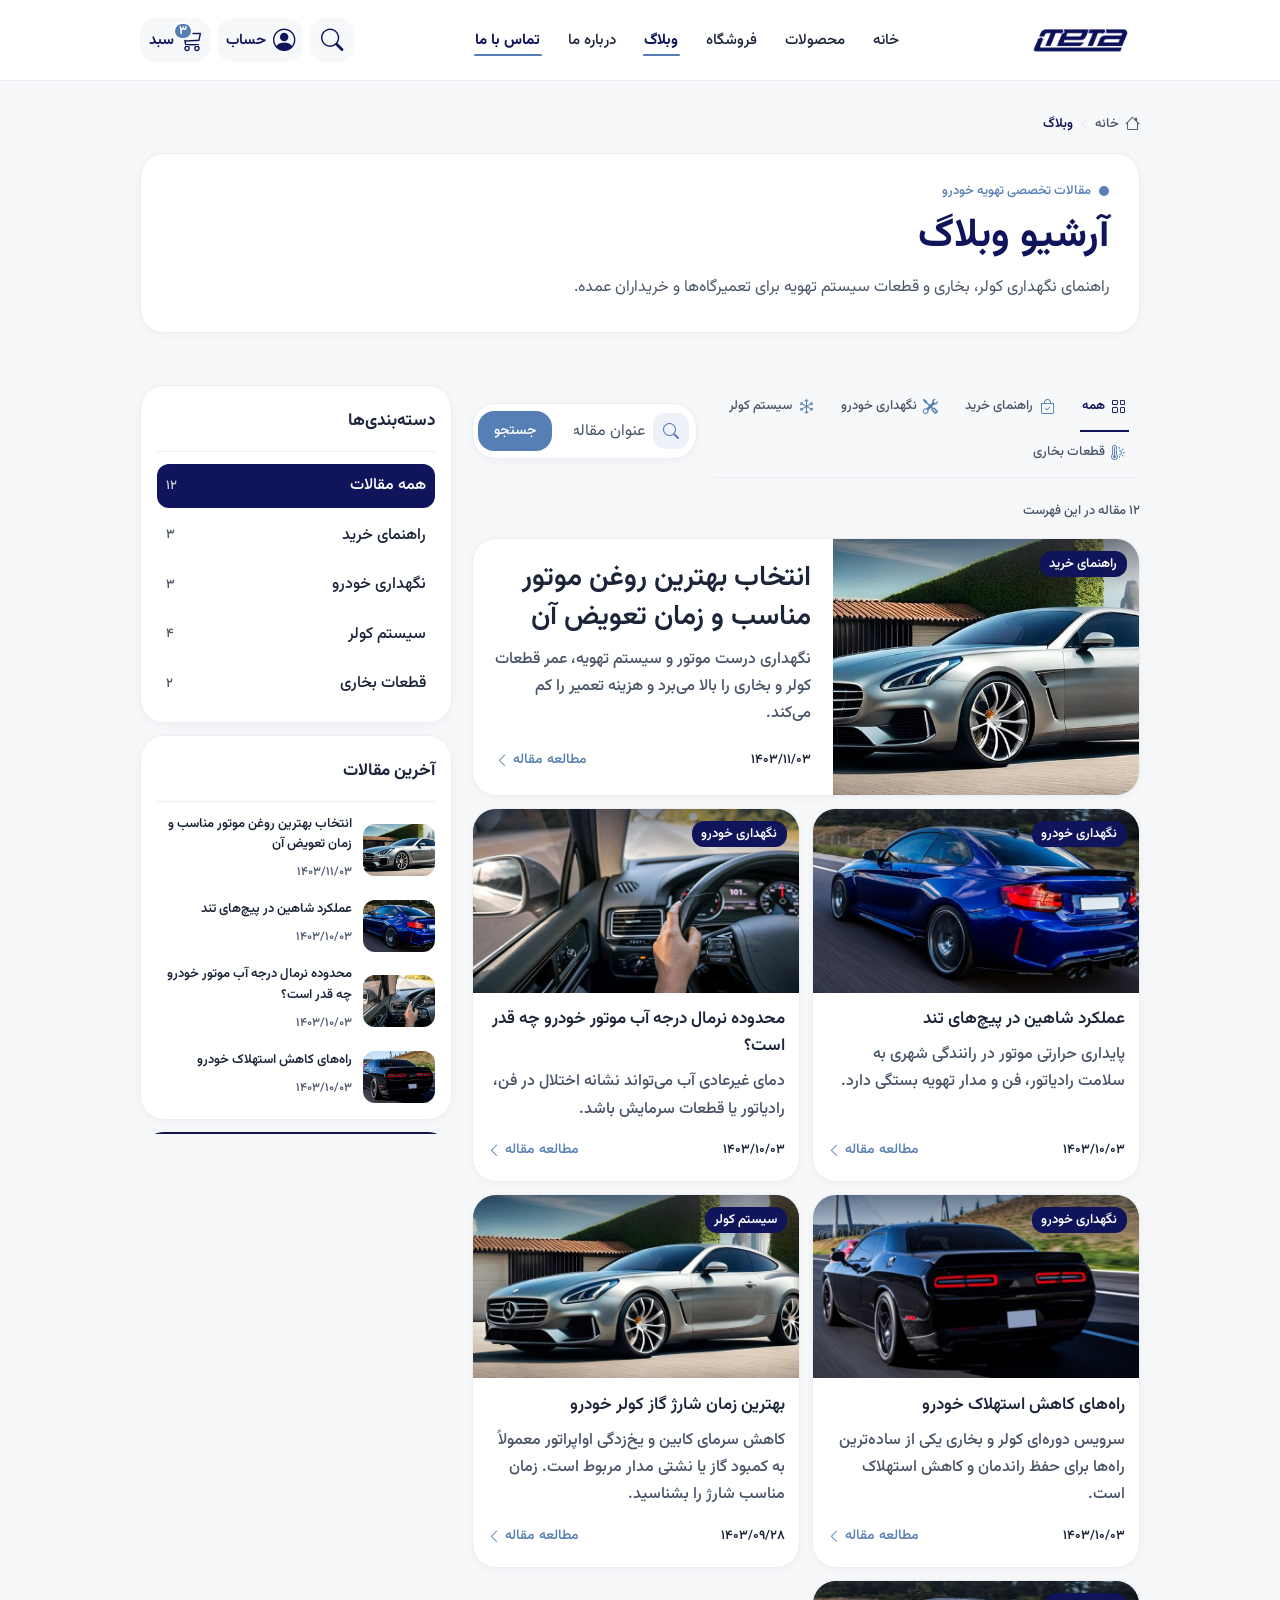
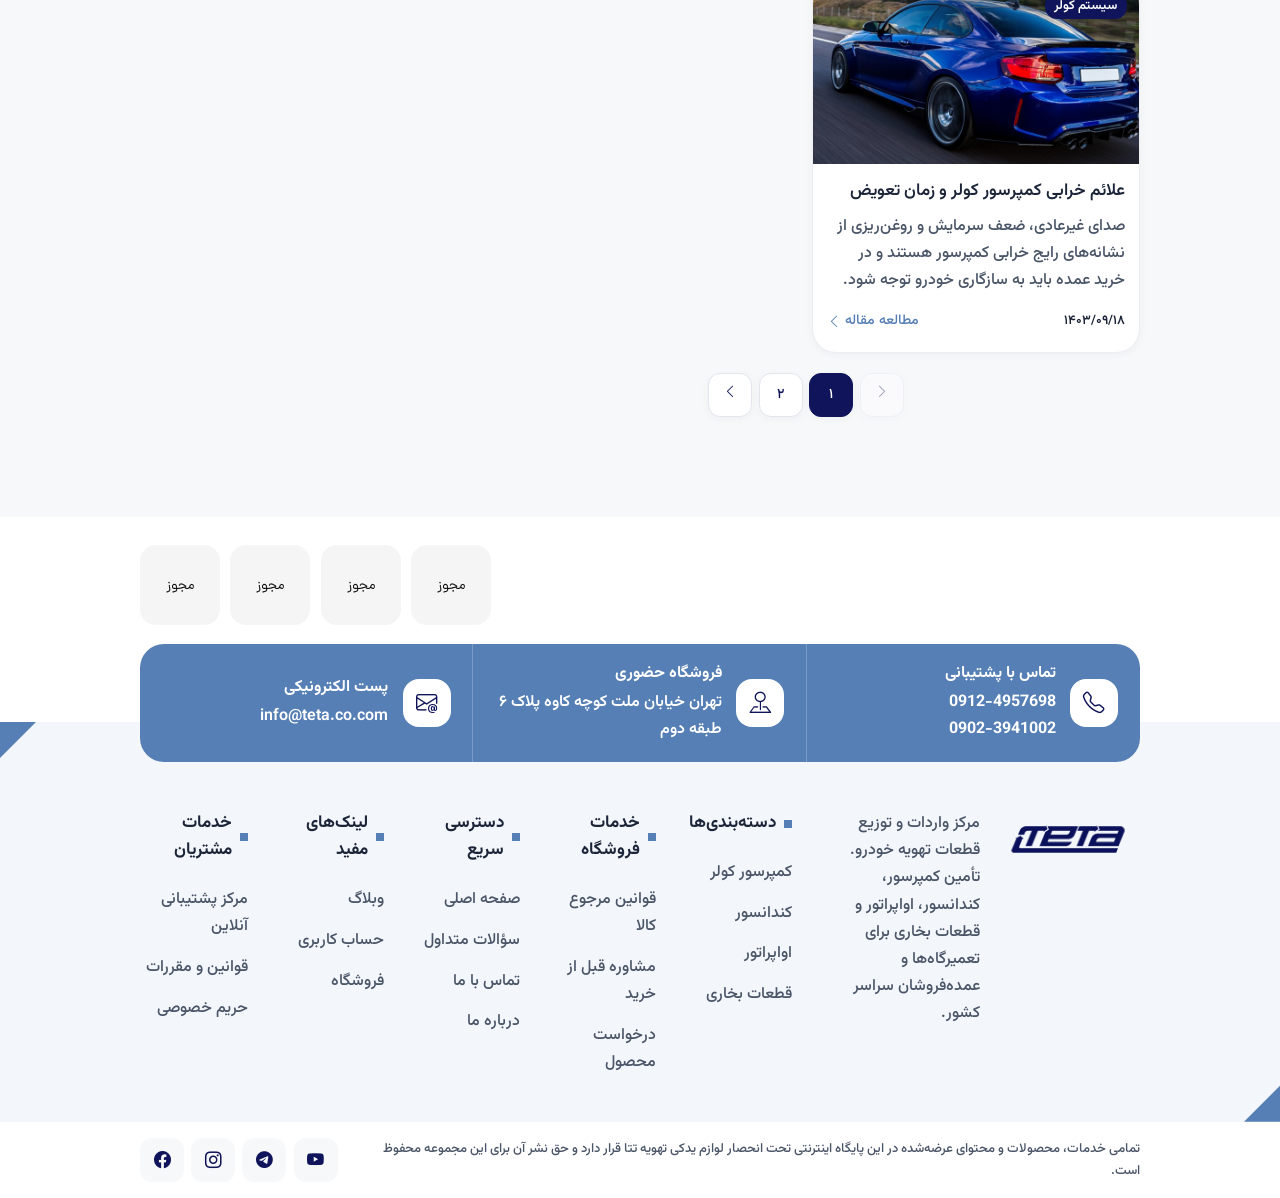
<file: blog.html>
<!DOCTYPE html>
<html lang="fa" dir="rtl">
  <head>
    <meta charset="UTF-8">
    <meta name="viewport" content="width=device-width, initial-scale=1.0">
    <title>تتا | آرشیو وبلاگ قطعات تهویه خودرو</title>
    <meta name="description" content="مقالات تخصصی تتا درباره نگهداری کولر، بخاری و سیستم تهویه خودرو؛ راهنمای خرید عمده قطعات و نکات سرویس برای تعمیرگاه‌ها.">
    <link rel="canonical" href="https://teta.co.com/blog/">
    <meta property="og:title" content="تتا | آرشیو وبلاگ قطعات تهویه خودرو">
    <meta property="og:description" content="مقالات تخصصی نگهداری کولر، بخاری و سیستم تهویه خودرو برای تعمیرگاه‌ها و خریداران عمده.">
    <meta property="og:type" content="website">
    <meta property="og:url" content="https://teta.co.com/blog/">
    <meta property="og:image" content="assets/logo.png">
    <meta property="og:locale" content="fa_IR">
    <script type="application/ld+json">
      {
        "@context": "https://schema.org",
        "@type": "CollectionPage",
        "name": "آرشیو وبلاگ تتا",
        "description": "مقالات تخصصی نگهداری کولر، بخاری و سیستم تهویه خودرو.",
        "inLanguage": "fa-IR",
        "url": "https://teta.co.com/blog/",
        "isPartOf": {
          "@type": "WebSite",
          "name": "تتا",
          "url": "https://teta.co.com/"
        }
      }
    </script>
    <link rel="icon" href="assets/logo.png">
    <link rel="preconnect" href="https://fonts.googleapis.com">
    <link rel="preconnect" href="https://fonts.gstatic.com" crossorigin>
    <link href="https://fonts.googleapis.com/css2?family=Vazirmatn:wght@400;500;600;700&display=swap" rel="stylesheet">
    <link rel="stylesheet" href="https://cdn.jsdelivr.net/npm/bootstrap-icons@1.11.3/font/bootstrap-icons.min.css">
    <link rel="stylesheet" href="css/variables.css">
    <link rel="stylesheet" href="css/base.css">
    <link rel="stylesheet" href="css/components.css">
    <link rel="stylesheet" href="css/blog.css">
  </head>
  <body>
    <a class="skip-link" href="#content">پرش به محتوا</a>

    <header class="site-header">
      <div class="container site-header__inner">
        <button class="site-header__menu-toggle" type="button" data-menu-toggle aria-expanded="false" aria-controls="mobile-nav" aria-label="باز کردن منو">
          <i class="bi bi-list" aria-hidden="true"></i>
        </button>

        <a class="site-header__logo" href="index.html" aria-label="تتا، صفحه اصلی">
          <img src="assets/logo.png" alt="لوگوی تتا">
        </a>

        <nav class="site-nav" aria-label="منوی اصلی">
          <ul class="site-nav__list">
            <li><a class="site-nav__link" href="index.html">خانه</a></li>
            <li><a class="site-nav__link" href="index.html#products">محصولات</a></li>
            <li><a class="site-nav__link" href="index.html#products">فروشگاه</a></li>
            <li><a class="site-nav__link is-active" href="blog.html" aria-current="page">وبلاگ</a></li>
            <li><a class="site-nav__link" href="index.html#about">درباره ما</a></li>
            <li><a class="site-nav__link" href="index.html#contact">تماس با ما</a></li>
          </ul>
        </nav>

        <div class="site-header__actions">
          <button class="site-header__icon-btn site-header__search" type="button" data-search-open aria-label="جستجو">
            <i class="bi bi-search" aria-hidden="true"></i>
          </button>
          <a class="site-header__icon-btn site-header__account" href="index.html#account" aria-label="حساب کاربری">
            <i class="bi bi-person-circle" aria-hidden="true"></i>
            <span class="site-header__icon-label">حساب</span>
          </a>
          <a class="site-header__icon-btn site-header__cart" href="index.html#cart" aria-label="سبد خرید، ۳ کالا">
            <span class="site-header__icon-wrap">
              <i class="bi bi-cart3" aria-hidden="true"></i>
              <span class="site-header__badge">۳</span>
            </span>
            <span class="site-header__icon-label">سبد</span>
          </a>
        </div>
      </div>
    </header>

    <div class="mobile-nav" id="mobile-nav" data-mobile-nav>
      <div class="mobile-nav__backdrop" data-menu-backdrop></div>
      <div class="mobile-nav__panel" role="dialog" aria-modal="true" aria-label="منوی موبایل">
        <button class="icon-button mobile-nav__close" type="button" data-menu-close aria-label="بستن منو">
          <i class="bi bi-x-lg" aria-hidden="true"></i>
        </button>
        <a class="mobile-nav__link" href="index.html">خانه</a>
        <a class="mobile-nav__link" href="index.html#products">محصولات</a>
        <a class="mobile-nav__link" href="index.html#products">فروشگاه</a>
        <a class="mobile-nav__link" href="blog.html" aria-current="page">وبلاگ</a>
        <a class="mobile-nav__link" href="index.html#about">درباره ما</a>
        <a class="mobile-nav__link" href="index.html#contact">تماس با ما</a>
        <a class="mobile-nav__link" href="index.html#account">حساب کاربری</a>
        <a class="mobile-nav__link" href="index.html#cart">سبد خرید <span class="site-header__badge site-header__badge--inline">۳</span></a>
        <a class="primary-button" href="index.html#contact">
          استعلام قیمت
          <i class="bi bi-arrow-left" aria-hidden="true"></i>
        </a>
      </div>
    </div>

    <div class="search-modal" data-search-modal aria-hidden="true">
      <div class="search-modal__dialog" role="dialog" aria-labelledby="search-title">
        <h2 id="search-title">به دنبال چی می‌گردید؟</h2>
        <form class="search-modal__form" data-header-search-form>
          <label class="visually-hidden" for="header-search">جستجوی محصول</label>
          <input class="search-modal__input" id="header-search" type="search" placeholder="نام قطعه، برند یا خودرو">
          <button class="primary-button" type="submit">
            جستجو
            <i class="bi bi-search" aria-hidden="true"></i>
          </button>
          <button class="ghost-button" type="button" data-search-close>بستن</button>
        </form>
      </div>
    </div>

    <main id="content">
      <header class="page-hero">
        <div class="container">
          <nav class="breadcrumb" aria-label="مسیر صفحه">
            <a href="index.html">
              <i class="bi bi-house" aria-hidden="true"></i>
              خانه
            </a>
            <span class="breadcrumb__sep" aria-hidden="true"><i class="bi bi-chevron-left"></i></span>
            <span aria-current="page">وبلاگ</span>
          </nav>
          <div class="page-hero__panel">
            <p class="page-hero__eyebrow">مقالات تخصصی تهویه خودرو</p>
            <h1 class="page-hero__title">آرشیو وبلاگ</h1>
            <p class="page-hero__lead">راهنمای نگهداری کولر، بخاری و قطعات سیستم تهویه برای تعمیرگاه‌ها و خریداران عمده.</p>
          </div>
        </div>
      </header>

      <section class="blog-archive" data-blog-archive aria-labelledby="blog-archive-title">
        <div class="container">
          <h2 class="visually-hidden" id="blog-archive-title">فهرست مقالات</h2>
          <div class="blog-archive__layout">
            <div class="blog-archive__main" data-blog-main>
              <div class="blog-toolbar">
                <form class="blog-search" data-blog-search>
                  <label class="visually-hidden" for="blog-search">جستجوی مقاله</label>
                  <div class="blog-search__field">
                    <span class="blog-search__icon" aria-hidden="true">
                      <i class="bi bi-search"></i>
                    </span>
                    <input class="blog-search__input" id="blog-search" type="search" name="q" placeholder="عنوان مقاله را بنویسید">
                    <button class="blog-search__submit" type="submit">
                      جستجو
                    </button>
                  </div>
                </form>
                <div class="blog-filters" role="group" aria-label="فیلتر موضوع مقالات">
                  <button class="blog-filters__chip is-active" type="button" data-blog-filter="all" aria-pressed="true">
                    <i class="bi bi-grid" aria-hidden="true"></i>
                    همه
                  </button>
                  <button class="blog-filters__chip" type="button" data-blog-filter="راهنمای خرید" aria-pressed="false">
                    <i class="bi bi-bag-check" aria-hidden="true"></i>
                    راهنمای خرید
                  </button>
                  <button class="blog-filters__chip" type="button" data-blog-filter="نگهداری خودرو" aria-pressed="false">
                    <i class="bi bi-tools" aria-hidden="true"></i>
                    نگهداری خودرو
                  </button>
                  <button class="blog-filters__chip" type="button" data-blog-filter="سیستم کولر" aria-pressed="false">
                    <i class="bi bi-snow" aria-hidden="true"></i>
                    سیستم کولر
                  </button>
                  <button class="blog-filters__chip" type="button" data-blog-filter="قطعات بخاری" aria-pressed="false">
                    <i class="bi bi-thermometer-sun" aria-hidden="true"></i>
                    قطعات بخاری
                  </button>
                </div>
              </div>
              <p class="blog-archive__count" data-blog-count aria-live="polite"></p>
              <div class="blog-archive__featured" data-blog-featured></div>
              <div class="media-grid" data-blog-grid></div>
              <p class="blog-archive__empty" data-blog-empty hidden>مقاله‌ای با این مشخصات پیدا نشد.</p>
              <nav class="pagination" data-blog-pagination aria-label="صفحه‌بندی مقالات"></nav>
              <noscript>
                <p class="blog-archive__empty">برای مشاهده فهرست مقالات، جاوااسکریپت را فعال کنید.</p>
              </noscript>
            </div>

            <aside class="blog-archive__aside" aria-label="اطلاعات جانبی وبلاگ">
              <section class="blog-widget" data-blog-categories></section>
              <section class="blog-widget" data-blog-recent></section>
              <section class="blog-widget blog-widget--cta">
                <h2 class="blog-widget__title">نیاز به قطعه دارید؟</h2>
                <p class="blog-widget__text">کد فنی، برند و نوع خودرو را ارسال کنید تا موجودی و قیمت عمده اعلام شود.</p>
                <a class="primary-button primary-button--inverse" href="index.html#contact">
                  استعلام قیمت
                  <i class="bi bi-arrow-left" aria-hidden="true"></i>
                </a>
              </section>
            </aside>
          </div>
        </div>
      </section>
    </main>

    <footer class="site-footer" id="contact">
      <div class="container">
        <div class="footer-licenses" aria-label="مجوزها">
          <img class="footer-licenses__item" src="assets/license.jpg" alt="">
          <img class="footer-licenses__item" src="assets/license.jpg" alt="">
          <img class="footer-licenses__item" src="assets/license.jpg" alt="">
          <img class="footer-licenses__item" src="assets/license.jpg" alt="">
        </div>

        <div class="footer-contacts">
          <article class="footer-contact">
            <span class="footer-contact__icon" aria-hidden="true"><i class="bi bi-telephone"></i></span>
            <div class="footer-contact__body">
              <p class="footer-contact__label">تماس با پشتیبانی</p>
              <p class="footer-contact__value">0912-4957698<br>0902-3941002</p>
            </div>
          </article>
          <article class="footer-contact">
            <span class="footer-contact__icon" aria-hidden="true"><i class="bi bi-pin-map"></i></span>
            <div class="footer-contact__body">
              <p class="footer-contact__label">فروشگاه حضوری</p>
              <p class="footer-contact__value">تهران خیابان ملت کوچه کاوه پلاک ۶ طبقه دوم</p>
            </div>
          </article>
          <article class="footer-contact">
            <span class="footer-contact__icon" aria-hidden="true"><i class="bi bi-envelope-at"></i></span>
            <div class="footer-contact__body">
              <p class="footer-contact__label">پست الکترونیکی</p>
              <p class="footer-contact__value">info@teta.co.com</p>
            </div>
          </article>
        </div>
      </div>

      <div class="footer-body">
        <div class="container">
          <div class="footer-main">
            <div class="footer-brand">
              <img class="footer-brand__logo" src="assets/logo.png" alt="تتا">
              <p class="footer-brand__text">مرکز واردات و توزیع قطعات تهویه خودرو. تأمین کمپرسور، کندانسور، اواپراتور و قطعات بخاری برای تعمیرگاه‌ها و عمده‌فروشان سراسر کشور.</p>
            </div>
            <div class="footer-links">
              <h3 class="footer-links__title">دسته‌بندی‌ها</h3>
              <a href="index.html#products">کمپرسور کولر</a>
              <a href="index.html#products">کندانسور</a>
              <a href="index.html#products">اواپراتور</a>
              <a href="index.html#products">قطعات بخاری</a>
            </div>
            <div class="footer-links">
              <h3 class="footer-links__title">خدمات فروشگاه</h3>
              <a href="index.html#contact">قوانین مرجوع کالا</a>
              <a href="index.html#contact">مشاوره قبل از خرید</a>
              <a href="index.html#contact">درخواست محصول</a>
            </div>
            <div class="footer-links">
              <h3 class="footer-links__title">دسترسی سریع</h3>
              <a href="index.html">صفحه اصلی</a>
              <a href="index.html#faq">سؤالات متداول</a>
              <a href="index.html#contact">تماس با ما</a>
              <a href="index.html#about">درباره ما</a>
            </div>
            <div class="footer-links">
              <h3 class="footer-links__title">لینک‌های مفید</h3>
              <a href="blog.html">وبلاگ</a>
              <a href="index.html#account">حساب کاربری</a>
              <a href="index.html#products">فروشگاه</a>
            </div>
            <div class="footer-links">
              <h3 class="footer-links__title">خدمات مشتریان</h3>
              <a href="index.html#contact">مرکز پشتیبانی آنلاین</a>
              <a href="index.html#contact">قوانین و مقررات</a>
              <a href="index.html#contact">حریم خصوصی</a>
            </div>
          </div>
        </div>
      </div>

      <div class="footer-bottom">
        <div class="container footer-bottom__inner">
          <p>تمامی خدمات، محصولات و محتوای عرضه‌شده در این پایگاه اینترنتی تحت انحصار لوازم یدکی تهویه تتا قرار دارد و حق نشر آن برای این مجموعه محفوظ است.</p>
          <div class="social-links">
            <a href="#" aria-label="یوتیوب"><i class="bi bi-youtube"></i></a>
            <a href="#" aria-label="تلگرام"><i class="bi bi-telegram"></i></a>
            <a href="#" aria-label="اینستاگرام"><i class="bi bi-instagram"></i></a>
            <a href="#" aria-label="فیسبوک"><i class="bi bi-facebook"></i></a>
          </div>
        </div>
      </div>
    </footer>

    <script type="module" src="js/main.js"></script>
  </body>
</html>
</file>
<file: css/variables.css>
:root {
  --color-primary: #10145a;
  --color-secondary: #557fb5;
  --color-text: #1b2438;
  --color-accent: #1b2438;
  --color-muted: #4a5568;
  --color-white: #ffffff;
  --color-bg: #f7f8fa;
  --color-border: #e2e5eb;
  --color-border-soft: #eceef2;
  --color-overlay: rgba(27, 36, 56, 0.55);
  --color-blur: rgba(85, 127, 181, 0.22);
  --color-glass: rgba(217, 217, 217, 0.16);
  --color-surface-tint: color-mix(in srgb, var(--color-secondary) 10%, var(--color-white));
  --color-border-tint: color-mix(in srgb, var(--color-secondary) 28%, var(--color-white));
  --color-footer-bg: color-mix(in srgb, var(--color-secondary) 7%, var(--color-white));

  --font-family-base: "Vazirmatn", "IRANSansX", Tahoma, Arial, sans-serif;
  --font-family-heading: "Vazirmatn", "IRANSansX", Tahoma, Arial, sans-serif;
  --font-size-hero: 2.25rem;
  --font-size-section: 1.5rem;
  --font-size-card: 0.9375rem;
  --font-size-body: 0.875rem;
  --font-size-meta: 0.8125rem;
  --font-size-button: 0.875rem;
  --line-height-hero: 2.75rem;
  --line-height-section: 2.1rem;
  --line-height-body: 1.75rem;
  --font-weight-regular: 400;
  --font-weight-medium: 500;
  --font-weight-semibold: 600;
  --font-weight-bold: 700;

  --radius-sm: 8px;
  --radius-md: 12px;
  --radius-lg: 16px;
  --radius-xl: 24px;
  --border-width: 2px;
  --shadow-card: 0 2px 10px rgba(27, 36, 56, 0.04);
  --shadow-header: none;

  --container-content: 1000px;
  --container-max: var(--container-content);
  --space-section: 2.25rem;
  --header-height: 80px;
}

@media (min-width: 768px) {
  :root {
    --font-size-hero: 2.375rem;
    --font-size-section: 1.625rem;
    --font-size-card: 1rem;
    --font-size-body: 0.9375rem;
    --line-height-hero: 2.875rem;
    --line-height-section: 2.25rem;
    --space-section: 2.75rem;
    --header-height: 80px;
  }
}

@media (min-width: 1024px) {
  :root {
    --font-size-hero: 2.5rem;
    --font-size-section: 1.75rem;
    --font-size-card: 1.0625rem;
    --font-size-body: 1rem;
    --line-height-hero: 3.15rem;
    --line-height-section: 2.45rem;
    --line-height-body: 1.875rem;
    --space-section: 3.25rem;
    --header-height: 80px;
  }
}
</file>
<file: css/base.css>
*,
*::before,
*::after {
  box-sizing: border-box;
}

html {
  scroll-behavior: smooth;
}

body {
  margin: 0;
  background-color: var(--color-bg);
  color: var(--color-text);
  font-family: var(--font-family-base);
  font-size: var(--font-size-body);
  font-weight: var(--font-weight-regular);
  line-height: var(--line-height-body);
}

img {
  max-width: 100%;
  height: auto;
  display: block;
}

a {
  color: inherit;
  text-decoration: none;
  font-family: var(--font-family-heading);
}

i.bi {
  display: inline-flex;
  align-items: center;
  justify-content: center;
  line-height: 1;
}

button,
input,
select,
textarea {
  font-family: inherit;
}

h1,
h2,
h3,
h4,
h5,
h6 {
  margin: 0;
  color: var(--color-accent);
  font-family: var(--font-family-heading);
  font-weight: var(--font-weight-semibold);
}

h1 {
  font-size: var(--font-size-hero);
  font-weight: var(--font-weight-bold);
  line-height: var(--line-height-hero);
}

h2 {
  font-size: var(--font-size-section);
  font-weight: var(--font-weight-bold);
  line-height: var(--line-height-section);
}

h3 {
  font-size: var(--font-size-card);
  font-weight: var(--font-weight-semibold);
  line-height: 1.6;
}

p {
  margin: 0;
}

ul {
  margin: 0;
  padding: 0;
  list-style: none;
}

.skip-link {
  position: absolute;
  inset-inline-start: 1rem;
  top: -3rem;
  z-index: 200;
  background: var(--color-primary);
  color: var(--color-white);
  padding: 0.5rem 1rem;
  border-radius: var(--radius-md);
}

.skip-link:focus {
  top: 0.75rem;
}

.container {
  width: min(100% - 2rem, var(--container-max));
  max-width: 100%;
  margin-inline: auto;
}

.visually-hidden {
  position: absolute;
  width: 1px;
  height: 1px;
  padding: 0;
  margin: -1px;
  overflow: hidden;
  clip: rect(0, 0, 0, 0);
  white-space: nowrap;
  border: 0;
}

[hidden] {
  display: none !important;
}

body.is-locked {
  overflow: hidden;
}

@media (min-width: 768px) {
  .container {
    width: min(100% - 3rem, var(--container-max));
  }
}

@media (min-width: 1024px) {
  .container {
    width: min(100% - 4rem, var(--container-max));
  }
}
</file>
<file: css/components.css>
/* Buttons */
.primary-button,
.ghost-button,
.hero-button,
.icon-button {
  display: inline-flex;
  align-items: center;
  justify-content: center;
  gap: 0.45rem;
  border: 1px solid transparent;
  cursor: pointer;
  font-family: var(--font-family-heading);
  font-size: var(--font-size-button);
  font-weight: var(--font-weight-medium);
  line-height: 1;
  white-space: nowrap;
  text-decoration: none;
  transition:
    background-color 0.2s ease,
    color 0.2s ease,
    border-color 0.2s ease,
    transform 0.2s ease;
}

.primary-button,
.ghost-button,
.hero-button {
  min-height: 44px;
  padding: 0.65rem 1.25rem;
  border-radius: var(--radius-md);
}

.primary-button i,
.ghost-button i,
.hero-button i {
  font-size: 1rem;
  line-height: 1;
  flex-shrink: 0;
  transition: transform 0.2s ease;
}

.primary-button:hover,
.ghost-button:hover,
.hero-button:hover {
  transform: translateY(-1px);
}

.primary-button:active,
.ghost-button:active,
.hero-button:active {
  transform: translateY(0);
}

.primary-button:focus-visible,
.ghost-button:focus-visible,
.hero-button:focus-visible,
.icon-button:focus-visible {
  outline: 2px solid var(--color-secondary);
  outline-offset: 3px;
}

.primary-button {
  background-color: var(--color-secondary);
  color: var(--color-white);
  border-color: var(--color-secondary);
}

.primary-button:hover,
.primary-button:focus-visible {
  background-color: var(--color-primary);
  border-color: var(--color-primary);
  color: var(--color-white);
}

.primary-button--navy,
.hero-button--primary {
  background-color: var(--color-primary);
  border-color: var(--color-primary);
  color: var(--color-white);
}

.primary-button--navy:hover,
.primary-button--navy:focus-visible,
.hero-button--primary:hover,
.hero-button--primary:focus-visible {
  background-color: var(--color-secondary);
  border-color: var(--color-secondary);
  color: var(--color-white);
}

.primary-button--inverse {
  background-color: var(--color-white);
  border-color: var(--color-white);
  color: var(--color-primary);
}

.primary-button--inverse:hover,
.primary-button--inverse:focus-visible {
  background-color: var(--color-primary);
  border-color: var(--color-primary);
  color: var(--color-white);
}

.ghost-button,
.hero-button--ghost {
  background-color: transparent;
  color: var(--color-primary);
  border-color: var(--color-border);
}

.ghost-button:hover,
.ghost-button:focus-visible,
.hero-button--ghost:hover,
.hero-button--ghost:focus-visible {
  background-color: var(--color-white);
  color: var(--color-primary);
  border-color: var(--color-secondary);
}

.primary-button:hover .bi-arrow-left,
.primary-button:hover .bi-chevron-left,
.hero-button:hover .bi-arrow-left,
.hero-button:hover .bi-chevron-left,
.primary-button:focus-visible .bi-arrow-left,
.hero-button:focus-visible .bi-arrow-left {
  transform: translateX(-3px);
}

.icon-button {
  background-color: var(--color-white);
  color: var(--color-text);
  border-radius: var(--radius-md);
  padding: 0;
  min-width: 44px;
  min-height: 44px;
}

.icon-button:hover,
.icon-button:focus-visible {
  background-color: var(--color-secondary);
  color: var(--color-white);
  transform: none;
}

.mobile-nav .primary-button {
  width: 100%;
  margin-block-start: 0.5rem;
}

@media (min-width: 768px) {
  .primary-button,
  .ghost-button,
  .hero-button {
    min-height: 48px;
    padding: 0.75rem 1.4rem;
  }
}

@media (min-width: 1024px) {
  .primary-button,
  .ghost-button,
  .hero-button {
    padding: 0.8rem 1.5rem;
  }
}

/* Header */
.site-header {
  position: sticky;
  top: 0;
  z-index: 100;
  background-color: var(--color-white);
  border-block-end: 1px solid var(--color-border-soft);
  box-shadow: none;
}

.site-header__inner {
  display: grid;
  grid-template-columns: auto 1fr auto;
  align-items: center;
  gap: 0.75rem;
  min-height: var(--header-height);
  height: var(--header-height);
  padding-block: 0;
}

.site-header__logo {
  flex-shrink: 0;
  justify-self: start;
}

.site-header__logo img {
  height: 46px;
  width: auto;
  mix-blend-mode: multiply;
}

.site-header__menu-toggle {
  display: inline-flex;
  align-items: center;
  justify-content: center;
  color: var(--color-primary);
  background: var(--color-bg);
  border: 0;
  border-radius: var(--radius-lg);
  padding: 0;
  width: 44px;
  height: 44px;
  min-width: 44px;
  min-height: 44px;
  flex-shrink: 0;
  cursor: pointer;
}

.site-header__menu-toggle i {
  font-size: 1.5rem;
  line-height: 1;
}

.site-nav {
  display: none;
}

.site-nav__list {
  display: flex;
  align-items: center;
  gap: 0.15rem;
}

.site-nav__link {
  position: relative;
  display: inline-flex;
  align-items: center;
  justify-content: center;
  min-height: 44px;
  padding: 0.55rem 0.75rem;
  font-size: 0.9375rem;
  font-weight: var(--font-weight-semibold);
  line-height: 1.4;
  color: var(--color-text);
  border-radius: var(--radius-md);
  white-space: nowrap;
}

.site-nav__link:hover,
.site-nav__link:focus-visible {
  color: var(--color-secondary);
  background-color: var(--color-bg);
}

.site-nav__link.is-active {
  color: var(--color-primary);
  font-weight: var(--font-weight-bold);
}

.site-nav__link.is-active::after {
  content: "";
  position: absolute;
  inset-inline: 0.7rem;
  inset-block-end: 0.35rem;
  height: 2px;
  background: var(--color-secondary);
  border-radius: 2px;
}

.site-header__actions {
  display: flex;
  align-items: center;
  justify-content: flex-end;
  gap: 0.4rem;
  flex-shrink: 0;
  justify-self: end;
}

.site-header__icon-btn {
  position: relative;
  display: inline-flex;
  align-items: center;
  justify-content: center;
  gap: 0.4rem;
  min-width: 44px;
  min-height: 44px;
  padding: 0.4rem 0.55rem;
  color: var(--color-primary);
  background: var(--color-bg);
  border: 0;
  border-radius: var(--radius-lg);
  font-family: var(--font-family-heading);
  font-size: 0.9375rem;
  font-weight: var(--font-weight-semibold);
  line-height: 1;
  cursor: pointer;
}

.site-header__icon-btn i {
  font-size: 1.4rem;
  line-height: 1;
}

.site-header__icon-btn:hover,
.site-header__icon-btn:focus-visible {
  background-color: var(--color-primary);
  color: var(--color-white);
}

.site-header__icon-label {
  display: none;
}

.site-header__icon-wrap {
  position: relative;
  display: inline-flex;
  align-items: center;
  justify-content: center;
}

.site-header__badge {
  position: absolute;
  inset-block-start: -0.4rem;
  inset-inline-end: -0.45rem;
  display: inline-flex;
  align-items: center;
  justify-content: center;
  min-width: 1.125rem;
  height: 1.125rem;
  padding-inline: 0.25rem;
  background: var(--color-secondary);
  color: var(--color-white);
  border: 2px solid var(--color-white);
  border-radius: 999px;
  font-size: 0.75rem;
  font-weight: var(--font-weight-bold);
  line-height: 1;
}

.site-header__icon-btn:hover .site-header__badge,
.site-header__icon-btn:focus-visible .site-header__badge {
  border-color: var(--color-primary);
}

.site-header__badge--inline {
  position: static;
  inset: auto;
  margin-inline-start: 0.35rem;
  border-color: var(--color-white);
}

.site-header__support {
  display: inline-flex;
  align-items: center;
  justify-content: center;
  gap: 0.35rem;
  min-height: 40px;
  padding: 0.4rem 0.75rem;
  background: var(--color-primary);
  color: var(--color-white);
  border-radius: var(--radius-lg);
  font-family: var(--font-family-heading);
  font-size: 0.8125rem;
  font-weight: var(--font-weight-medium);
  line-height: 1.2;
  white-space: nowrap;
  flex-shrink: 0;
  box-shadow: none;
}

.site-header__support i {
  font-size: 1rem;
  line-height: 1;
}

.site-header__support:hover,
.site-header__support:focus-visible {
  background: var(--color-secondary);
  color: var(--color-white);
  box-shadow: none;
}

.site-header__support-full {
  display: none;
}

.site-header__support--block {
  width: 100%;
  box-shadow: none;
}

.mobile-nav {
  position: fixed;
  inset: 0;
  z-index: 120;
  pointer-events: none;
}

.mobile-nav.is-open {
  pointer-events: auto;
}

.mobile-nav__backdrop {
  position: absolute;
  inset: 0;
  background: var(--color-overlay);
  opacity: 0;
  transition: opacity 0.3s ease;
}

.mobile-nav.is-open .mobile-nav__backdrop {
  opacity: 1;
}

.mobile-nav__panel {
  position: absolute;
  inset-block: 0;
  inset-inline-start: 0;
  width: min(86vw, 320px);
  background: var(--color-white);
  padding: 1.25rem;
  transform: translateX(100%);
  transition: transform 0.3s ease;
  display: flex;
  flex-direction: column;
  gap: 0.5rem;
  overflow-y: auto;
}

.mobile-nav.is-open .mobile-nav__panel {
  transform: translateX(0);
}

.mobile-nav__close {
  align-self: flex-start;
  min-width: 44px;
  min-height: 44px;
}

.mobile-nav__link {
  display: flex;
  align-items: center;
  gap: 0.75rem;
  min-height: 44px;
  padding: 0.75rem 0.25rem;
  border-bottom: 1px solid var(--color-border-soft);
  font-size: var(--font-size-body);
  font-weight: var(--font-weight-medium);
}

.search-modal {
  position: fixed;
  inset: 0;
  z-index: 130;
  display: none;
  align-items: flex-start;
  justify-content: center;
  padding: 4rem 1rem 1rem;
  background: var(--color-overlay);
}

.search-modal.is-open {
  display: flex;
}

.search-modal__dialog {
  width: min(100%, 640px);
  background: var(--color-white);
  border-radius: var(--radius-lg);
  padding: 1.25rem;
}

.search-modal__dialog h2 {
  margin-block-end: 0.85rem;
}

.search-modal__form {
  display: flex;
  flex-wrap: wrap;
  align-items: center;
  gap: 0.5rem;
  background: var(--color-bg);
  border-radius: var(--radius-lg);
  padding: 0.35rem;
}

.search-modal__form .primary-button,
.search-modal__form .ghost-button {
  min-height: 44px;
  padding-inline: 1rem;
}

.search-modal__input {
  flex: 1;
  border: 0;
  background: transparent;
  padding: 0.85rem 1rem;
  color: var(--color-muted);
  outline: none;
}

@media (max-width: 767px) {
  .site-header__inner {
    display: flex;
    justify-content: space-between;
    gap: 0.35rem;
  }

  .site-header__search,
  .site-header__account {
    display: none;
  }

  .site-header__logo {
    margin-inline-end: auto;
  }

  .site-header__logo img {
    height: 42px;
  }

  .site-header__actions {
    gap: 0.3rem;
  }
}

@media (min-width: 768px) and (max-width: 1023px) {
  .site-nav__link {
    padding-inline: 0.45rem;
    font-size: 0.875rem;
  }
}

@media (min-width: 768px) {
  .site-header__logo img {
    height: 46px;
  }

  .site-header__menu-toggle {
    display: none;
  }

  .site-nav {
    display: block;
    justify-self: center;
  }

  .site-nav__list {
    justify-content: center;
  }
}

@media (min-width: 1024px) {
  .site-header__inner {
    padding-block: 0;
  }

  .site-header__logo img {
    height: 48px;
  }

  .site-nav__link {
    font-size: 0.9375rem;
    font-weight: var(--font-weight-medium);
    padding: 0.45rem 0.8rem;
  }

  .site-header__icon-label {
    display: inline;
  }
}

/* Product card */
.product-card {
  display: flex;
  flex-direction: column;
  justify-content: space-between;
  gap: 0.55rem;
  background: var(--color-white);
  border: 1px solid var(--color-border-soft);
  border-radius: var(--radius-xl);
  padding: 0.85rem;
  height: 100%;
  box-shadow: var(--shadow-card);
}

.product-card__media {
  position: relative;
  aspect-ratio: 1 / 1;
  width: 100%;
  height: auto;
  overflow: hidden;
  background: var(--color-bg);
  border-radius: var(--radius-lg);
}

.product-card__image {
  display: block;
  width: 100%;
  height: 100%;
  max-width: none;
  object-fit: contain;
  object-position: center;
  padding: 0.45rem;
  overflow: hidden;
  pointer-events: none;
}

.product-card__code,
.product-card__brand {
  color: var(--color-muted);
  font-size: var(--font-size-body);
  font-weight: var(--font-weight-medium);
  line-height: 1.6;
}

.product-card__title {
  font-size: var(--font-size-card);
  font-weight: var(--font-weight-semibold);
  line-height: 1.55;
  min-height: 0;
}

.product-card__pricing {
  display: flex;
  align-items: flex-end;
  margin-block-start: 0.15rem;
}

.product-card__prices {
  display: flex;
  flex-direction: column;
  gap: 0.2rem;
}

.product-card__price-old {
  color: var(--color-muted);
  font-size: var(--font-size-body);
  line-height: 1.3;
  text-decoration: line-through;
}

.product-card__price {
  color: var(--color-primary);
  font-size: 1.125rem;
  font-weight: var(--font-weight-bold);
  line-height: 1.35;
}

.product-card__discount {
  position: absolute;
  inset-block-start: 0.65rem;
  inset-inline-end: 0.65rem;
  z-index: 1;
  background: var(--color-primary);
  color: var(--color-white);
  border-radius: var(--radius-md);
  padding: 0.35rem 0.55rem;
  font-size: var(--font-size-body);
  font-weight: var(--font-weight-bold);
  line-height: 1.25;
}

.product-card__cta {
  width: 100%;
}

.product-grid {
  display: grid;
  grid-template-columns: 1fr;
  gap: 1rem;
}

@media (min-width: 768px) {
  .product-grid {
    grid-template-columns: repeat(2, minmax(0, 1fr));
  }
}

@media (min-width: 1024px) {
  .product-grid {
    grid-template-columns: repeat(4, minmax(0, 1fr));
  }
}

/* Category / brand cards */
.brand-card {
  display: flex;
  align-items: center;
  justify-content: center;
  min-height: 72px;
  padding: 0.75rem 0.5rem;
  background: var(--color-white);
  border: 1px solid var(--color-border-soft);
  border-radius: var(--radius-lg);
  text-decoration: none;
  color: inherit;
}

.brand-card:hover,
.brand-card:focus-visible {
  border-color: var(--color-secondary);
  background: var(--color-white);
  box-shadow: none;
}

.brand-card:focus-visible {
  outline: 2px solid var(--color-secondary);
  outline-offset: 2px;
}

.brand-card__logo {
  display: flex;
  align-items: center;
  justify-content: center;
  flex-shrink: 0;
  width: 80px;
  height: 40px;
  overflow: hidden;
}

.brand-card__logo img {
  display: block;
  width: 80px;
  height: 40px;
  max-width: 80px;
  max-height: 40px;
  object-fit: contain;
  object-position: center;
}

.category-banner {
  display: grid;
  grid-template-columns: 1fr;
  overflow: hidden;
  min-height: 0;
  background: var(--color-white);
  border: 1px solid var(--color-border-soft);
  border-radius: var(--radius-xl);
  box-shadow: var(--shadow-card);
  color: var(--color-primary);
  text-decoration: none;
}

.category-banner:hover,
.category-banner:focus-visible {
  color: var(--color-primary);
  border-color: var(--color-border);
}

.category-banner:focus-visible {
  outline: 2px solid var(--color-secondary);
  outline-offset: 2px;
}

.category-banner__copy {
  display: flex;
  flex-direction: column;
  align-items: flex-start;
  justify-content: center;
  gap: 0.45rem;
  padding: 1.15rem 1.2rem 1rem;
}

.category-banner__label {
  color: var(--color-secondary);
  font-size: var(--font-size-meta);
  font-weight: var(--font-weight-medium);
  line-height: 1.4;
}

.category-banner__title {
  margin: 0;
  color: var(--color-primary);
  font-size: var(--font-size-card);
  font-weight: var(--font-weight-bold);
  line-height: 1.5;
}

.category-banner__cta {
  display: inline-flex;
  align-items: center;
  gap: 0.3rem;
  min-height: 44px;
  color: var(--color-secondary);
  font-size: var(--font-size-button);
  font-weight: var(--font-weight-medium);
  line-height: 1;
}

.category-banner:hover .category-banner__cta,
.category-banner:focus-visible .category-banner__cta {
  color: var(--color-primary);
}

.category-banner__cta i,
.media-card__cta i {
  transition: transform 0.2s ease;
}

.category-banner:hover .category-banner__cta i,
.category-banner:focus-visible .category-banner__cta i,
.media-card__link:hover .media-card__cta i,
.media-card__link:focus-visible .media-card__cta i {
  transform: translateX(-3px);
}

.category-banner__media {
  display: flex;
  align-items: flex-end;
  justify-content: center;
  min-height: 10rem;
  background: var(--color-primary);
  overflow: hidden;
}

.category-banner__image {
  display: block;
  width: 100%;
  height: 10rem;
  object-fit: contain;
  object-position: center bottom;
  pointer-events: none;
  transition: transform 0.3s ease;
}

.category-banner:hover .category-banner__image,
.category-banner:focus-visible .category-banner__image {
  transform: scale(1.04);
}

/* Media cards */
.media-card {
  background: var(--color-white);
  border: 1px solid var(--color-border-soft);
  border-radius: var(--radius-xl);
  overflow: hidden;
  box-shadow: var(--shadow-card);
  height: 100%;
}

.media-card__link {
  display: flex;
  flex-direction: column;
  height: 100%;
  color: inherit;
  text-decoration: none;
}

.media-card__link:hover,
.media-card__link:focus-visible {
  color: inherit;
}

.media-card__link:focus-visible {
  outline: 2px solid var(--color-secondary);
  outline-offset: 2px;
}

.media-card__image-wrap {
  position: relative;
  display: block;
  aspect-ratio: 16 / 9;
  overflow: hidden;
  background: var(--color-primary);
}

.media-card__image-wrap::after {
  content: "";
  position: absolute;
  inset-block-start: 0;
  inset-inline: 0;
  height: 3.25rem;
  background: linear-gradient(to bottom, var(--color-overlay), transparent);
  pointer-events: none;
}

.media-card__image {
  width: 100%;
  height: 100%;
  object-fit: cover;
}

.media-card__category {
  position: absolute;
  inset-block-start: 0.75rem;
  inset-inline-start: 0.75rem;
  z-index: 2;
  padding: 0.25rem 0.6rem;
  border-radius: var(--radius-md);
  background: var(--color-primary);
  color: var(--color-white);
  font-size: var(--font-size-meta);
  font-weight: var(--font-weight-semibold);
  line-height: 1.4;
}

.media-card__play {
  position: absolute;
  inset: 0;
  display: grid;
  place-items: center;
  color: var(--color-white);
  font-size: 2.25rem;
  background: linear-gradient(transparent, var(--color-overlay));
}

.media-card__body {
  display: flex;
  flex-direction: column;
  flex: 1;
  padding: 0.85rem 0.9rem 1rem;
}

.media-card__title {
  font-size: var(--font-size-card);
  font-weight: var(--font-weight-semibold);
  line-height: 1.6;
  margin-block-end: 0.5rem;
}

.media-card__link:hover .media-card__title,
.media-card__link:focus-visible .media-card__title {
  color: var(--color-secondary);
}

.media-card__excerpt {
  display: -webkit-box;
  -webkit-box-orient: vertical;
  -webkit-line-clamp: 3;
  line-clamp: 3;
  overflow: hidden;
  color: var(--color-muted);
  font-size: var(--font-size-body);
  font-weight: var(--font-weight-medium);
  line-height: 1.7;
  min-height: calc(1.7em * 2);
  margin: 0;
}

.media-card__footer {
  display: flex;
  align-items: center;
  justify-content: space-between;
  gap: 0.5rem;
  margin-block-start: auto;
  padding-block-start: 0.75rem;
}

.media-card__date {
  display: inline-flex;
  align-items: center;
  color: var(--color-text);
  font-size: var(--font-size-meta);
  font-weight: var(--font-weight-semibold);
}

.media-card__cta {
  display: inline-flex;
  align-items: center;
  gap: 0.25rem;
  color: var(--color-secondary);
  font-size: var(--font-size-button);
  font-weight: var(--font-weight-medium);
  white-space: nowrap;
}

.media-card__link:hover .media-card__cta,
.media-card__link:focus-visible .media-card__cta {
  color: var(--color-primary);
}

.media-grid {
  display: grid;
  gap: 0.75rem;
}

@media (min-width: 768px) {
  .media-grid {
    grid-template-columns: repeat(2, 1fr);
  }
}

@media (min-width: 1024px) {
  .media-grid {
    grid-template-columns: repeat(4, 1fr);
  }
}

/* Section heading bar */
.section-head {
  display: flex;
  align-items: center;
  justify-content: space-between;
  gap: 0.75rem;
  flex-wrap: wrap;
}

.section-head h2,
.section-head__title {
  font-size: var(--font-size-section);
  line-height: var(--line-height-section);
}

.section-head__title-wrap {
  display: flex;
  align-items: center;
  gap: 0.75rem;
}

.section-head__icon {
  width: 52px;
  height: 52px;
  border-radius: var(--radius-lg);
  display: grid;
  place-items: center;
  background: var(--color-white);
  color: var(--color-primary);
  flex-shrink: 0;
  font-size: 1.5rem;
  line-height: 1;
}

.section-head__icon i {
  font-size: inherit;
  line-height: 1;
}

.section-head--dark {
  background: var(--color-primary);
  color: var(--color-white);
  border-start-start-radius: var(--radius-xl);
  border-start-end-radius: var(--radius-xl);
  padding: 0.85rem 1rem;
}

.section-head--dark .section-head__title {
  color: var(--color-white);
}

.section-head--light .section-head__icon {
  background: var(--color-bg);
}

.section-head__more {
  display: inline-flex;
  align-items: center;
  gap: 0.25rem;
  min-height: 44px;
  color: var(--color-secondary);
  font-size: var(--font-size-button);
  font-weight: var(--font-weight-medium);
}

.section-head__more:hover,
.section-head__more:focus-visible {
  color: var(--color-primary);
}

.section-head__more:focus-visible {
  outline: 2px solid var(--color-secondary);
  outline-offset: 3px;
}

.section-head__more i {
  transition: transform 0.2s ease;
}

.section-head__more:hover i,
.section-head__more:focus-visible i {
  transform: translateX(-3px);
}

/* FAQ accordion */
.faq-section__lead {
  margin: 0 0 0.35rem;
  color: var(--color-muted);
  font-size: var(--font-size-meta);
  font-weight: var(--font-weight-regular);
  line-height: 1.7;
}

.faq {
  display: flex;
  flex-direction: column;
  width: 100%;
  border-block-start: 1px solid var(--color-border-soft);
}

.faq__item {
  border-block-end: 1px solid var(--color-border-soft);
}

.faq__heading {
  margin: 0;
}

.faq__question {
  display: flex;
  align-items: center;
  gap: 1rem;
  width: 100%;
  padding: 0.95rem 0;
  border: 0;
  background: transparent;
  color: var(--color-text);
  font-family: var(--font-family-heading);
  font-size: var(--font-size-card);
  font-weight: var(--font-weight-medium);
  line-height: 1.7;
  text-align: start;
  cursor: pointer;
}

.faq__question:hover,
.faq__item.is-open .faq__question {
  color: var(--color-primary);
}

.faq__question:focus-visible {
  outline: 2px solid var(--color-secondary);
  outline-offset: 2px;
}

.faq__text {
  flex: 1;
  min-width: 0;
}

.faq__toggle {
  display: grid;
  place-items: center;
  flex-shrink: 0;
  color: var(--color-muted);
  font-size: 0.85rem;
  line-height: 1;
  transition: transform 0.2s ease, color 0.2s ease;
}

.faq__item.is-open .faq__toggle {
  color: var(--color-primary);
  transform: rotate(180deg);
}

.faq__panel {
  display: grid;
  grid-template-rows: 0fr;
  transition: grid-template-rows 0.22s ease;
}

.faq__item.is-open .faq__panel {
  grid-template-rows: 1fr;
}

.faq__panel-inner {
  overflow: hidden;
}

.faq__answer {
  margin: 0;
  padding-block: 0 1rem;
  color: var(--color-muted);
  font-size: var(--font-size-body);
  font-weight: var(--font-weight-regular);
  line-height: 1.8;
}

@media (min-width: 768px) {
  .faq__question {
    padding-block: 1.05rem;
  }
}

/* Footer */
.site-footer {
  margin-block-start: 3rem;
  padding-block-start: 1.75rem;
  background: var(--color-white);
}

.footer-licenses {
  display: flex;
  flex-wrap: wrap;
  justify-content: flex-end;
  gap: 0.65rem;
  margin-block-end: 1.15rem;
}

.footer-licenses__item {
  width: 80px;
  height: 80px;
  object-fit: cover;
  border-radius: var(--radius-lg);
}

.footer-contacts {
  position: relative;
  z-index: 2;
  display: grid;
  gap: 0;
  overflow: hidden;
  background: var(--color-secondary);
  border-radius: var(--radius-xl);
  color: var(--color-white);
  margin-block-end: -2.5rem;
}

.footer-contact {
  display: flex;
  align-items: center;
  gap: 0.9rem;
  min-height: 92px;
  padding: 1.15rem 1.35rem;
}

.footer-contact + .footer-contact {
  border-block-start: 1px solid color-mix(in srgb, var(--color-white) 22%, transparent);
}

.footer-contact__icon {
  display: grid;
  place-items: center;
  flex-shrink: 0;
  width: 48px;
  height: 48px;
  border-radius: var(--radius-lg);
  background: var(--color-white);
  color: var(--color-primary);
  font-size: 1.35rem;
  line-height: 1;
}

.footer-contact__body {
  display: flex;
  flex-direction: column;
  justify-content: center;
  gap: 0.2rem;
  min-width: 0;
  flex: 1;
}

.footer-contact__label {
  margin: 0;
  color: var(--color-white);
  font-family: var(--font-family-heading);
  font-size: var(--font-size-body);
  font-weight: var(--font-weight-bold);
  line-height: 1.5;
}

.footer-contact__value {
  margin: 0;
  color: var(--color-white);
  font-size: var(--font-size-body);
  font-weight: var(--font-weight-semibold);
  line-height: 1.7;
}

.footer-contact:first-child .footer-contact__value {
  font-size: 0.9375rem;
  font-weight: var(--font-weight-bold);
}

.footer-body {
  position: relative;
  overflow: hidden;
  background: var(--color-footer-bg);
  padding-block: 5.5rem 2.5rem;
}

.footer-body::before,
.footer-body::after {
  content: "";
  position: absolute;
  width: 36px;
  height: 36px;
  background: var(--color-secondary);
  pointer-events: none;
}

.footer-body::before {
  inset-block-start: 0;
  inset-inline-end: 0;
  clip-path: polygon(0 0, 100% 0, 0 100%);
}

.footer-body::after {
  inset-block-end: 0;
  inset-inline-start: 0;
  clip-path: polygon(100% 0, 100% 100%, 0 100%);
}

.footer-main {
  position: relative;
  z-index: 1;
  display: grid;
  gap: 1.75rem;
}

.footer-brand {
  display: flex;
  align-items: flex-start;
  gap: 1rem;
}

.footer-brand__logo {
  height: 58px;
  width: auto;
  flex-shrink: 0;
}

.footer-brand__text {
  margin: 0;
  flex: 1;
  min-width: 0;
  color: var(--color-muted);
  font-size: var(--font-size-body);
  font-weight: var(--font-weight-medium);
  line-height: 1.7;
}

.footer-links {
  display: flex;
  flex-direction: column;
  gap: 0.15rem;
}

.footer-links__title {
  display: flex;
  align-items: center;
  gap: 0.5rem;
  margin-block-end: 0.85rem;
  color: var(--color-text);
  font-size: var(--font-size-card);
  font-weight: var(--font-weight-bold);
}

.footer-links__title::before {
  content: "";
  width: 8px;
  height: 8px;
  flex-shrink: 0;
  background: var(--color-secondary);
}

.footer-links a {
  display: block;
  color: var(--color-muted);
  font-size: var(--font-size-body);
  font-weight: var(--font-weight-medium);
  line-height: 1.7;
  padding-block: 0.35rem;
}

.footer-links a:hover,
.footer-links a:focus-visible {
  color: var(--color-secondary);
}

.footer-bottom {
  background: var(--color-white);
  color: var(--color-muted);
  font-size: var(--font-size-meta);
  line-height: 1.7;
  font-weight: var(--font-weight-medium);
}

.footer-bottom__inner {
  display: flex;
  flex-wrap: wrap;
  align-items: center;
  justify-content: space-between;
  gap: 0.85rem;
  padding-block: 1rem;
}

.footer-bottom p {
  margin: 0;
  flex: 1 1 16rem;
}

.social-links {
  display: flex;
  gap: 0.45rem;
  margin-inline-start: auto;
}

.social-links a {
  width: 44px;
  height: 44px;
  min-width: 44px;
  min-height: 44px;
  border-radius: var(--radius-md);
  display: grid;
  place-items: center;
  background: var(--color-bg);
  color: var(--color-primary);
  font-size: 1.05rem;
  transition: background-color 0.2s ease, color 0.2s ease;
}

.social-links a:hover,
.social-links a:focus-visible {
  background: var(--color-secondary);
  color: var(--color-white);
}

@media (min-width: 768px) {
  .footer-contacts {
    grid-template-columns: repeat(3, minmax(0, 1fr));
    gap: 0;
  }

  .footer-contact + .footer-contact {
    border-block-start: 0;
    border-inline-start: 1px solid color-mix(in srgb, var(--color-white) 22%, transparent);
  }

  .footer-main {
    grid-template-columns: repeat(2, minmax(0, 1fr));
  }

  .footer-brand {
    grid-column: 1 / -1;
  }

  .category-banner__copy {
    padding: 1.25rem 1.3rem 1rem;
  }

  .category-banner__title {
    font-size: 1.125rem;
  }

  .category-banner__media,
  .category-banner__image {
    min-height: 11rem;
    height: 11rem;
  }
}

@media (min-width: 1024px) {
  .footer-main {
    grid-template-columns: minmax(20rem, 2.5fr) repeat(5, minmax(0, 1fr));
  }

  .footer-brand {
    grid-column: auto;
  }

  .footer-contact:first-child .footer-contact__value {
    font-size: 1rem;
  }

  .category-banner {
    grid-template-columns: minmax(0, 0.95fr) minmax(0, 1.15fr);
    min-height: 13rem;
  }

  .category-banner__copy {
    padding: 1.5rem 1.5rem;
    gap: 0.55rem;
  }

  .category-banner__title {
    font-size: var(--font-size-section);
    line-height: 1.4;
  }

  .category-banner__media,
  .category-banner__image {
    height: 100%;
    min-height: 13rem;
  }
}
</file>
<file: css/home.css>
/* Hero */
.hero {
  padding-block: 2.5rem 2rem;
}

.hero__grid {
  display: grid;
  gap: 2rem;
  align-items: center;
}

.hero__copy {
  position: relative;
  display: flex;
  flex-direction: column;
  gap: 1.15rem;
  padding-block: 1.5rem;
}

.hero__eyebrow {
  display: inline-flex;
  align-items: center;
  gap: 0.5rem;
  color: var(--color-secondary);
  font-size: var(--font-size-meta);
  font-weight: var(--font-weight-medium);
}

.hero__eyebrow::before {
  content: "";
  width: 10px;
  height: 10px;
  background-color: var(--color-secondary);
  border-radius: var(--radius-sm);
  flex-shrink: 0;
}

.hero__copy h1 {
  font-size: var(--font-size-hero);
  font-weight: var(--font-weight-bold);
  line-height: var(--line-height-hero);
  color: var(--color-primary);
  max-width: 18ch;
}

.hero__lead {
  color: var(--color-muted);
  font-size: var(--font-size-body);
  line-height: 1.85;
  max-width: 34rem;
}

.hero__actions {
  display: flex;
  flex-wrap: wrap;
  align-items: center;
  gap: 0.75rem;
  margin-block-start: 0.75rem;
}

.hero-slider {
  display: flex;
  flex-direction: column;
  align-items: center;
  gap: 0.85rem;
  min-height: 0;
}

.hero-slider__stage {
  position: relative;
  width: 100%;
}

.hero-slider__track {
  width: 100%;
}

.hero-slide {
  display: none;
  text-align: center;
}

.hero-slide.is-active {
  display: block;
}

.hero-slide__image {
  width: 100%;
  max-height: 300px;
  object-fit: contain;
  margin-inline: auto;
}

.hero-slider__nav {
  position: absolute;
  inset: 0;
  z-index: 2;
  display: flex;
  align-items: center;
  justify-content: space-between;
  pointer-events: none;
}

.hero-slider__btn {
  pointer-events: auto;
  display: inline-flex;
  align-items: center;
  justify-content: center;
  width: 44px;
  height: 44px;
  padding: 0;
  border: 1px solid var(--color-border-soft);
  border-radius: var(--radius-md);
  background: var(--color-white);
  color: var(--color-primary);
  cursor: pointer;
  box-shadow: var(--shadow-card);
  transition: background-color 0.2s ease, color 0.2s ease, border-color 0.2s ease;
}

.hero-slider__btn:hover,
.hero-slider__btn:focus-visible {
  background: var(--color-primary);
  border-color: var(--color-primary);
  color: var(--color-white);
}

.hero-slider__btn:focus-visible {
  outline: 2px solid var(--color-secondary);
  outline-offset: 3px;
}

.hero-slider__btn i {
  font-size: 1.05rem;
}

.hero-slider__dots {
  display: flex;
  align-items: center;
  justify-content: center;
  gap: 0.15rem;
}

.hero-slider__dot {
  display: grid;
  place-items: center;
  width: 2.5rem;
  height: 2.5rem;
  padding: 0;
  border: 0;
  background: transparent;
  cursor: pointer;
}

.hero-slider__dot::after {
  content: "";
  width: 0.5rem;
  height: 0.5rem;
  border-radius: 1px;
  background: var(--color-border);
  transition: width 0.2s ease, background-color 0.2s ease;
}

.hero-slider__dot.is-active::after {
  width: 1.25rem;
  background: var(--color-primary);
}

.hero-slider__dot:hover::after,
.hero-slider__dot:focus-visible::after {
  background: var(--color-secondary);
}

.hero-slider__dot:focus-visible {
  outline: 2px solid var(--color-secondary);
  outline-offset: 2px;
}

/* Offers / product rails */
.offers,
.products-rail,
.brands-section,
.news-section,
.faq-section {
  margin-block-start: var(--space-section);
}

.products-rail .section-head,
.brands-section .section-head,
.news-section .section-head,
.faq-section .section-head {
  margin-block-end: 0.65rem;
}

.panel {
  background: var(--color-white);
  border-radius: var(--radius-xl);
  overflow: hidden;
}

.panel__body {
  padding: 1rem 0.75rem 1.25rem;
}

.countdown {
  display: flex;
  align-items: center;
  flex-wrap: wrap;
  gap: 0.5rem 0.75rem;
}

.countdown__caption {
  margin: 0;
  color: var(--color-white);
  font-size: var(--font-size-meta);
  font-weight: var(--font-weight-medium);
  line-height: 1.4;
  white-space: nowrap;
}

.countdown__items {
  display: flex;
  gap: 0.25rem;
}

.countdown__item {
  min-width: 48px;
  background: var(--color-white);
  color: var(--color-text);
  border-radius: var(--radius-md);
  text-align: center;
  padding: 0.35rem 0.2rem;
}

.countdown__value {
  display: block;
  font-weight: var(--font-weight-bold);
  font-size: 0.875rem;
  line-height: 1.2;
}

.countdown__label {
  font-size: 0.75rem;
  color: var(--color-muted);
}

.carousel {
  position: relative;
}

.carousel__viewport {
  overflow: hidden;
}

.carousel__track {
  display: flex;
  gap: 0.75rem;
  transition: none;
}

.carousel.is-ready .carousel__track {
  transition: transform 0.45s ease;
}

.carousel__slide {
  flex: 0 0 100%;
  min-width: 0;
}

.carousel__nav {
  display: flex;
  justify-content: center;
  gap: 0.5rem;
  margin-block-start: 0.75rem;
}

.carousel__btn {
  width: 44px;
  height: 44px;
  padding: 0;
  border: 1px solid var(--color-border-soft);
  border-radius: var(--radius-md);
  background: var(--color-white);
  color: var(--color-primary);
  cursor: pointer;
  box-shadow: var(--shadow-card);
  transition: background-color 0.2s ease, color 0.2s ease, border-color 0.2s ease;
}

.carousel__btn:hover,
.carousel__btn:focus-visible {
  background: var(--color-primary);
  border-color: var(--color-primary);
  color: var(--color-white);
}

.carousel__btn:focus-visible {
  outline: 2px solid var(--color-secondary);
  outline-offset: 3px;
}

.carousel__btn i {
  font-size: 1rem;
}

/* POWER / SPEED tilted band */
.marquee {
  position: relative;
  margin-block-start: 5rem;
  padding-block: 0.15rem;
}

.marquee::after {
  content: "";
  position: absolute;
  inset: 0;
  background-color: var(--color-border);
  transform: rotate(2deg);
  z-index: 0;
}

.marquee__bar {
  position: relative;
  z-index: 1;
  display: flex;
  align-items: center;
  justify-content: space-evenly;
  flex-wrap: nowrap;
  gap: 0.5rem;
  background-color: var(--color-secondary);
  color: var(--color-white);
  padding: 0.5rem;
  transform: rotate(-2deg);
}

.marquee__item {
  flex-shrink: 0;
  font-family: var(--font-family-heading);
  font-size: 1.125rem;
  font-weight: var(--font-weight-medium);
  line-height: 1;
  letter-spacing: 0.06em;
  white-space: nowrap;
}

.marquee__bolt {
  width: 18px;
  height: 19px;
  flex-shrink: 0;
  background-color: var(--color-white);
  -webkit-mask: url("../assets/icons/bolt.svg") center / contain no-repeat;
  mask: url("../assets/icons/bolt.svg") center / contain no-repeat;
}

.marquee--reverse::after {
  transform: rotate(-2deg);
}

.marquee--reverse .marquee__bar {
  transform: rotate(2deg);
}

@media (max-width: 767px) {
  .marquee {
    margin-block-start: 4rem;
  }

  .marquee__item {
    font-size: 0.9375rem;
  }

  .marquee__bolt {
    width: 16px;
    height: 16px;
  }

  .marquee__item:first-child,
  .marquee__item:last-child {
    display: none;
  }
}

/* About */
.about {
  margin-block: calc(var(--space-section) * 0.7);
}

.about__grid {
  display: grid;
  gap: 1.25rem;
  align-items: center;
}

.about__visual {
  position: relative;
  width: 100%;
  display: flex;
  justify-content: center;
}

.about__image {
  display: block;
  width: 82%;
  max-width: 20rem;
  height: auto;
  object-fit: contain;
}

.about__text {
  display: flex;
  flex-direction: column;
  align-items: flex-start;
  gap: 0.85rem;
  width: 100%;
}

.about__copy {
  display: flex;
  flex-direction: column;
  gap: 0.45rem;
  width: 100%;
}

.about__copy p {
  color: var(--color-text);
  font-size: var(--font-size-body);
  font-weight: var(--font-weight-regular);
  line-height: 1.85;
}

.about__stats {
  display: grid;
  grid-template-columns: 1fr;
  gap: 0.85rem;
  width: 100%;
  margin: 0.15rem 0 0;
  padding: 0;
  list-style: none;
}

.about__stats li {
  display: flex;
  flex-direction: row;
  align-items: baseline;
  gap: 0.7rem;
  padding: 0;
  background: none;
  border: 0;
  box-shadow: none;
}

.about__stats strong {
  display: block;
  flex-shrink: 0;
  min-width: 3.75rem;
  color: var(--color-primary);
  font-family: var(--font-family-heading);
  font-size: 1.625rem;
  font-weight: var(--font-weight-bold);
  line-height: 1;
}

.about__stats-label {
  position: relative;
  display: block;
  color: var(--color-muted);
  font-size: var(--font-size-meta);
  font-weight: var(--font-weight-medium);
  line-height: 1.4;
}

.about__cta {
  width: auto;
  align-self: flex-start;
  margin-block: 0.1rem 0.25rem;
}

/* Mid banner */
.promo-banner {
  margin-block-start: 3.5rem;
  padding-block-start: 1.5rem;
}

.promo-banner__panel {
  position: relative;
  display: flex;
  flex-direction: column;
  gap: 0.5rem;
  background-color: var(--color-secondary);
  color: var(--color-white);
  border-radius: var(--radius-lg);
  padding: 1rem;
  overflow: visible;
}

.promo-banner__curve {
  display: none;
  position: absolute;
  inset-block-start: -2%;
  inset-inline-end: -1%;
  width: 48px;
  height: auto;
  color: var(--color-white);
  pointer-events: none;
  z-index: 3;
}

.promo-banner__copy {
  position: relative;
  z-index: 2;
  display: flex;
  flex-direction: column;
  gap: 0.5rem;
}

.promo-banner__title {
  color: var(--color-white);
  font-size: var(--font-size-section);
  font-weight: var(--font-weight-bold);
  line-height: var(--line-height-section);
}

.promo-banner__subtitle {
  color: var(--color-white);
  font-size: var(--font-size-body);
  line-height: 1.7;
}

.promo-banner__cta {
  width: max-content;
}

.promo-banner__media {
  position: relative;
  order: -1;
  display: flex;
  align-items: center;
  justify-content: center;
  min-height: 9.5rem;
  overflow: hidden;
  border-radius: var(--radius-md);
}

.promo-banner__image {
  position: relative;
  z-index: 1;
  width: 100%;
  height: 150px;
  object-fit: cover;
  object-position: 50% 38%;
  filter: contrast(1.15) brightness(1.05);
}

.category-banners {
  display: grid;
  gap: 1rem;
  margin-block-start: 1.25rem;
}

@media (min-width: 768px) {
  .hero {
    padding-block: 3rem 2.5rem;
  }

  .hero__grid {
    grid-template-columns: 1fr 1fr;
    gap: 2rem;
    align-items: center;
  }

  .hero-slider {
    justify-self: stretch;
  }

  .hero-slide__image {
    max-height: 360px;
  }

  .about__grid {
    grid-template-columns: minmax(0, 0.72fr) minmax(0, 1.28fr);
    gap: 1.5rem;
    align-items: center;
  }

  .about__visual {
    margin-inline: 0;
    max-width: none;
  }

  .about__image {
    width: 88%;
    max-width: 18rem;
  }

  .about__stats {
    grid-template-columns: repeat(3, max-content);
    justify-content: start;
    gap: 2.25rem;
    margin-block-start: 0.35rem;
  }

  .about__stats li {
    flex-direction: column;
    align-items: flex-start;
    gap: 0.4rem;
  }

  .about__stats strong {
    min-width: 0;
    font-size: 1.875rem;
  }

  .about__stats-label {
    padding-block-start: 0.4rem;
  }

  .about__stats-label::before {
    content: "";
    position: absolute;
    inset-block-start: 0;
    inset-inline-start: 0;
    width: 1.75rem;
    height: 2px;
    background: var(--color-secondary);
  }

  .promo-banner {
    margin-block-start: 5rem;
    padding-block-start: 3.75rem;
  }

  .promo-banner__panel {
    flex-direction: row;
    align-items: center;
    justify-content: space-between;
    gap: 0;
    min-height: 8.75rem;
    padding: 0.875rem 1rem;
  }

  .promo-banner__copy {
    flex: 1 1 56%;
    max-width: 60%;
    padding-inline-start: 2rem;
    gap: 0.75rem;
  }

  .promo-banner__media {
    order: 0;
    flex: 1 1 40%;
    align-self: stretch;
    min-height: 0;
    margin-block-start: -2.25rem;
    overflow: hidden;
  }

  .promo-banner__image {
    height: 170px;
  }

  .category-banners {
    grid-template-columns: 1fr 1fr;
  }
}

@media (min-width: 1024px) {
  .about__grid {
    grid-template-columns: minmax(0, 0.68fr) minmax(0, 1.32fr);
    gap: 1.75rem;
  }

  .about__image {
    max-width: 20rem;
  }

  .about__stats {
    gap: 2.75rem;
  }

  .about__stats strong {
    font-size: 2rem;
  }

  .hero__grid {
    gap: 2.5rem;
  }

  .hero__copy {
    padding-block: 2rem;
    padding-inline-end: 1rem;
    gap: 1.15rem;
  }

  .hero-slide__image {
    max-height: 420px;
  }

  .panel__body {
    padding: 1.25rem;
  }

  .promo-banner {
    margin-block-start: 6rem;
    padding-block-start: 4.5rem;
  }

  .promo-banner__panel {
    min-height: 9.5rem;
    padding-block: 0;
    padding-inline: 0;
  }

  .promo-banner__curve {
    display: block;
    width: 75px;
  }

  .promo-banner__copy {
    max-width: 56%;
    padding-block: 1.625rem;
    padding-inline-start: 2.5rem;
    gap: 1rem;
  }

  .promo-banner__media {
    margin-block-start: -2.75rem;
  }

  .promo-banner__image {
    height: 225px;
  }
}

@media (min-width: 1440px) {
  .hero-slide__image {
    max-height: 460px;
  }
}
</file>
<file: css/blog.css>
.page-hero {
  background: var(--color-bg);
  padding-block: 1.15rem 0;
}

.page-hero__panel {
  display: flex;
  flex-direction: column;
  align-items: flex-start;
  gap: 0.55rem;
  padding: 1.15rem 1.1rem 1.25rem;
  background: var(--color-white);
  border: 1px solid var(--color-border-soft);
  border-radius: var(--radius-xl);
  box-shadow: var(--shadow-card);
}

.page-hero__eyebrow {
  display: inline-flex;
  align-items: center;
  gap: 0.5rem;
  margin: 0;
  color: var(--color-secondary);
  font-size: var(--font-size-meta);
  font-weight: var(--font-weight-medium);
  line-height: 1.4;
}

.page-hero__eyebrow::before {
  content: "";
  width: 10px;
  height: 10px;
  background-color: var(--color-secondary);
  border-radius: var(--radius-sm);
  flex-shrink: 0;
}

.page-hero__title {
  color: var(--color-primary);
  font-size: var(--font-size-hero);
  font-weight: var(--font-weight-bold);
  line-height: var(--line-height-hero);
}

.page-hero__lead {
  max-width: 38rem;
  color: var(--color-muted);
  font-size: var(--font-size-body);
  line-height: 1.85;
}

.breadcrumb {
  display: flex;
  flex-wrap: wrap;
  align-items: center;
  gap: 0.35rem;
  margin-block-end: 0.85rem;
  color: var(--color-muted);
  font-size: var(--font-size-meta);
  font-weight: var(--font-weight-medium);
}

.breadcrumb a {
  display: inline-flex;
  align-items: center;
  gap: 0.35rem;
  color: var(--color-muted);
}

.breadcrumb a i {
  font-size: 0.95rem;
}

.breadcrumb a:hover,
.breadcrumb a:focus-visible {
  color: var(--color-primary);
}

.breadcrumb a:focus-visible {
  outline: 2px solid var(--color-secondary);
  outline-offset: 3px;
}

.breadcrumb__sep {
  display: inline-flex;
  color: var(--color-border);
  font-size: 0.7rem;
}

.breadcrumb [aria-current="page"] {
  color: var(--color-primary);
  font-weight: var(--font-weight-semibold);
}

.blog-archive {
  padding-block: var(--space-section);
}

.blog-archive__layout {
  display: grid;
  gap: 1rem;
  min-width: 0;
  max-width: 100%;
}

.blog-archive__main {
  min-width: 0;
  scroll-margin-top: calc(var(--header-height) + 1rem);
}

.blog-archive__aside {
  display: flex;
  flex-direction: column;
  gap: 0.75rem;
  min-width: 0;
}

.blog-toolbar {
  display: flex;
  flex-direction: column;
  gap: 0.9rem;
  min-width: 0;
  max-width: 100%;
  margin-block-end: 1.15rem;
  padding: 0;
  background: transparent;
  border: 0;
  box-shadow: none;
}

.blog-archive__count {
  margin: 0 0 0.75rem;
  color: var(--color-muted);
  font-size: var(--font-size-meta);
  font-weight: var(--font-weight-medium);
}

.blog-search {
  width: 100%;
}

.blog-search__field {
  display: flex;
  align-items: center;
  gap: 0.5rem;
  min-height: 52px;
  padding-block: 0.3rem;
  padding-inline: 0.3rem 0.3rem;
  padding-inline-start: 0.45rem;
  background: var(--color-white);
  border: 1px solid var(--color-border-soft);
  border-radius: var(--radius-xl);
  box-shadow: var(--shadow-card);
  transition:
    border-color 0.2s ease,
    box-shadow 0.2s ease;
}

.blog-search__field:focus-within {
  border-color: var(--color-secondary);
  box-shadow: 0 0 0 3px var(--color-surface-tint);
}

.blog-search__icon {
  display: grid;
  place-items: center;
  flex-shrink: 0;
  width: 36px;
  height: 36px;
  border-radius: var(--radius-md);
  background: var(--color-surface-tint);
  color: var(--color-secondary);
  font-size: 1rem;
  line-height: 1;
}

.blog-search__input {
  flex: 1;
  width: 100%;
  min-width: 0;
  min-height: 44px;
  padding: 0;
  border: 0;
  background: transparent;
  color: var(--color-text);
  font-size: var(--font-size-body);
}

.blog-search__input:focus,
.blog-search__input:focus-visible {
  outline: none;
}

.blog-search__input::placeholder {
  color: var(--color-muted);
}

.blog-search__submit {
  flex-shrink: 0;
  display: inline-flex;
  align-items: center;
  gap: 0.35rem;
  min-height: 40px;
  padding: 0.55rem 1rem;
  border: 0;
  border-radius: var(--radius-lg);
  background: var(--color-secondary);
  color: var(--color-white);
  cursor: pointer;
  font-family: var(--font-family-heading);
  font-size: var(--font-size-button);
  font-weight: var(--font-weight-medium);
  line-height: 1;
  transition: background-color 0.2s ease;
}

.blog-search__submit:hover,
.blog-search__submit:focus-visible {
  background: var(--color-primary);
}

.blog-search__submit:focus-visible {
  outline: 2px solid var(--color-primary);
  outline-offset: 2px;
}

.blog-filters {
  display: flex;
  flex-wrap: wrap;
  align-items: stretch;
  gap: 0;
  width: 100%;
  min-width: 0;
  max-width: 100%;
  padding: 0;
  background: transparent;
  border-block-end: 1px solid var(--color-border-soft);
}

.blog-filters__chip {
  position: relative;
  display: inline-flex;
  align-items: center;
  gap: 0.4rem;
  flex: 0 1 auto;
  min-height: 46px;
  padding: 0.55rem 0.85rem 0.7rem;
  border: 0;
  border-radius: 0;
  background: transparent;
  color: var(--color-muted);
  cursor: pointer;
  font-family: var(--font-family-heading);
  font-size: var(--font-size-meta);
  font-weight: var(--font-weight-medium);
  line-height: 1;
  transition: color 0.2s ease;
}

.blog-filters__chip i {
  font-size: 0.95rem;
  line-height: 1;
  color: var(--color-secondary);
}

.blog-filters__chip:hover,
.blog-filters__chip:focus-visible {
  background: transparent;
  color: var(--color-primary);
}

.blog-filters__chip:focus-visible {
  outline: 2px solid var(--color-secondary);
  outline-offset: -2px;
}

.blog-filters__chip.is-active {
  background: transparent;
  color: var(--color-primary);
  font-weight: var(--font-weight-semibold);
  box-shadow: none;
}

.blog-filters__chip.is-active i {
  color: var(--color-primary);
}

.blog-filters__chip.is-active::after {
  content: "";
  position: absolute;
  inset-inline: 0.7rem;
  inset-block-end: -1px;
  height: 2px;
  background: var(--color-primary);
}

.blog-archive__featured {
  margin-block-end: 0.75rem;
}

.blog-archive .media-grid {
  grid-template-columns: 1fr;
}

.blog-archive__empty {
  margin: 0;
  padding: 1.5rem 1rem;
  background: var(--color-white);
  border: 1px solid var(--color-border-soft);
  border-radius: var(--radius-xl);
  box-shadow: var(--shadow-card);
  color: var(--color-muted);
  text-align: center;
}

.blog-widget {
  padding: 1rem;
  background: var(--color-white);
  border: 1px solid var(--color-border-soft);
  border-radius: var(--radius-xl);
  box-shadow: var(--shadow-card);
}

.blog-widget__title {
  margin: 0 0 0.75rem;
  padding-block-end: 0.6rem;
  border-block-end: 1px solid var(--color-border-soft);
  font-size: var(--font-size-card);
}

.blog-widget__text {
  margin: 0 0 0.85rem;
  color: color-mix(in srgb, var(--color-white) 86%, transparent);
  font-size: var(--font-size-body);
  line-height: 1.75;
}

.blog-widget__list {
  display: flex;
  flex-direction: column;
  gap: 0.35rem;
}

.blog-widget__link {
  display: flex;
  align-items: center;
  justify-content: space-between;
  gap: 0.75rem;
  width: 100%;
  min-height: 44px;
  padding: 0.35rem 0.55rem;
  border: 0;
  border-radius: var(--radius-md);
  background: transparent;
  color: var(--color-text);
  cursor: pointer;
  font-family: var(--font-family-heading);
  font-size: var(--font-size-body);
  font-weight: var(--font-weight-medium);
  text-align: start;
}

.blog-widget__link span {
  color: var(--color-muted);
  font-size: var(--font-size-meta);
}

.blog-widget__link:hover,
.blog-widget__link:focus-visible {
  background: var(--color-bg);
  color: var(--color-primary);
}

.blog-widget__link:focus-visible {
  outline: 2px solid var(--color-secondary);
  outline-offset: 2px;
}

.blog-widget__link.is-active {
  background: var(--color-primary);
  color: var(--color-white);
}

.blog-widget__link.is-active span {
  color: color-mix(in srgb, var(--color-white) 80%, transparent);
}

.blog-widget--cta {
  background: var(--color-primary);
  border-color: var(--color-primary);
  color: var(--color-white);
}

.blog-widget--cta .primary-button {
  width: 100%;
}

.blog-widget--cta .blog-widget__title {
  color: var(--color-white);
  border-block-end-color: color-mix(in srgb, var(--color-white) 18%, transparent);
}

.recent-post-list {
  display: flex;
  flex-direction: column;
  gap: 0.75rem;
}

.recent-post {
  display: grid;
  grid-template-columns: 4.5rem minmax(0, 1fr);
  gap: 0.7rem;
  align-items: center;
  color: inherit;
}

.recent-post__image {
  width: 4.5rem;
  height: 3.25rem;
  object-fit: cover;
  border-radius: var(--radius-md);
  background: var(--color-primary);
}

.recent-post__body {
  display: flex;
  flex-direction: column;
  gap: 0.2rem;
  min-width: 0;
}

.recent-post__title {
  display: -webkit-box;
  -webkit-box-orient: vertical;
  -webkit-line-clamp: 2;
  line-clamp: 2;
  overflow: hidden;
  color: var(--color-accent);
  font-size: var(--font-size-meta);
  font-weight: var(--font-weight-semibold);
  line-height: 1.55;
}

.recent-post:hover .recent-post__title,
.recent-post:focus-visible .recent-post__title {
  color: var(--color-secondary);
}

.recent-post:focus-visible {
  outline: 2px solid var(--color-secondary);
  outline-offset: 3px;
}

.recent-post__date {
  color: var(--color-muted);
  font-size: 0.75rem;
  font-weight: var(--font-weight-medium);
}

.pagination {
  display: flex;
  flex-wrap: wrap;
  justify-content: center;
  gap: 0.4rem;
  margin-block-start: 1.25rem;
}

.pagination__btn {
  min-width: 44px;
  min-height: 44px;
  padding: 0 0.7rem;
  border: 1px solid var(--color-border);
  border-radius: var(--radius-md);
  background: var(--color-white);
  color: var(--color-primary);
  box-shadow: var(--shadow-card);
  cursor: pointer;
  font-family: var(--font-family-heading);
  font-size: var(--font-size-button);
  font-weight: var(--font-weight-medium);
}

.pagination__btn:hover,
.pagination__btn:focus-visible {
  border-color: var(--color-secondary);
  color: var(--color-secondary);
}

.pagination__btn:focus-visible {
  outline: 2px solid var(--color-secondary);
  outline-offset: 2px;
}

.pagination__btn.is-active {
  background: var(--color-primary);
  border-color: var(--color-primary);
  color: var(--color-white);
}

.pagination__btn:disabled {
  cursor: not-allowed;
  opacity: 0.4;
}

@media (min-width: 768px) {
  .page-hero {
    padding-block: 1.5rem 0;
  }

  .page-hero__panel {
    padding: 1.5rem 1.5rem 1.6rem;
    gap: 0.7rem;
  }

  .blog-toolbar {
    flex-direction: row;
    align-items: center;
    gap: 1rem;
  }

  .blog-search {
    flex: 0 1 22rem;
    max-width: 22rem;
    order: 1;
  }

  .blog-filters {
    flex: 1 1 auto;
    order: 0;
  }

  .blog-search__field {
    min-height: 48px;
  }

  .blog-search__submit {
    min-height: 40px;
  }

  .blog-archive .media-grid {
    grid-template-columns: repeat(2, 1fr);
  }

  .media-card--featured .media-card__link {
    flex-direction: row;
    align-items: stretch;
  }

  .media-card--featured .media-card__image-wrap {
    flex: 1 1 46%;
    max-width: 46%;
    aspect-ratio: auto;
    min-height: 16rem;
  }

  .media-card--featured .media-card__body {
    flex: 1 1 54%;
    justify-content: center;
    padding: 1.25rem 1.35rem;
  }

  .media-card--featured .media-card__title {
    font-size: var(--font-size-section);
    line-height: var(--line-height-section);
  }

  .media-card--featured .media-card__excerpt {
    -webkit-line-clamp: 4;
    line-clamp: 4;
    min-height: 0;
  }
}

@media (min-width: 1024px) {
  .page-hero {
    padding-block: 1.75rem 0;
  }

  .page-hero__panel {
    padding: 1.75rem 1.85rem 1.85rem;
  }

  .blog-archive__layout {
    grid-template-columns: minmax(0, 1fr) 19.5rem;
    align-items: start;
    gap: 1.25rem;
  }

  .blog-archive__aside {
    position: sticky;
    top: calc(var(--header-height) + 1rem);
  }

  .blog-archive .media-grid {
    grid-template-columns: repeat(2, 1fr);
  }
}

@media (min-width: 1440px) {
  .blog-archive .media-grid {
    grid-template-columns: repeat(3, 1fr);
  }

  .blog-related .media-grid {
    grid-template-columns: repeat(3, 1fr);
  }
}

.read-progress {
  position: sticky;
  top: var(--header-height);
  z-index: 90;
  height: 3px;
  background: var(--color-border-soft);
}

.read-progress span {
  display: block;
  width: 0;
  height: 100%;
  background: var(--color-secondary);
  transform-origin: right;
}

.blog-single {
  display: block;
  padding-block: 1.15rem var(--space-section);
}

.blog-single__layout {
  display: grid;
  gap: 1rem;
  min-width: 0;
  max-width: 100%;
}

.blog-single__main,
.blog-single__aside {
  min-width: 0;
}

.blog-single__aside {
  display: flex;
  flex-direction: column;
  gap: 0.75rem;
}

.article {
  overflow: hidden;
  background: var(--color-white);
  border: 1px solid var(--color-border-soft);
  border-radius: var(--radius-xl);
  box-shadow: var(--shadow-card);
}

.article__cover {
  position: relative;
  aspect-ratio: 16 / 9;
  overflow: hidden;
  background: var(--color-primary);
}

.article__cover img {
  width: 100%;
  height: 100%;
  object-fit: cover;
}

.article__cover::after {
  content: "";
  position: absolute;
  inset-block-start: 0;
  inset-inline: 0;
  height: 4.5rem;
  background: linear-gradient(to bottom, var(--color-overlay), transparent);
  pointer-events: none;
}

.article__category {
  position: absolute;
  inset-block-start: 0.85rem;
  inset-inline-start: 0.85rem;
  z-index: 2;
  padding: 0.3rem 0.7rem;
  border-radius: var(--radius-md);
  background: var(--color-primary);
  color: var(--color-white);
  font-size: var(--font-size-meta);
  font-weight: var(--font-weight-semibold);
  line-height: 1.4;
}

.article__inner {
  padding: 1.15rem 1rem 1.25rem;
}

.article__header {
  display: flex;
  flex-direction: column;
  gap: 0.75rem;
  margin-block-end: 1.15rem;
  padding-block-end: 1rem;
  border-block-end: 1px solid var(--color-border-soft);
}

.article__title {
  color: var(--color-primary);
  font-size: 1.35rem;
  font-weight: var(--font-weight-bold);
  line-height: 1.75;
  overflow-wrap: break-word;
}

.article__meta {
  display: flex;
  flex-wrap: wrap;
  gap: 0.55rem 1rem;
  color: var(--color-muted);
  font-size: var(--font-size-meta);
  font-weight: var(--font-weight-medium);
}

.article__meta li {
  display: inline-flex;
  align-items: center;
  gap: 0.35rem;
}

.article__meta i {
  color: var(--color-secondary);
  font-size: 0.95rem;
}

.article__content {
  color: var(--color-text);
  font-size: var(--font-size-body);
  line-height: 1.9;
}

.article__lead {
  margin: 0 0 1.1rem;
  color: var(--color-accent);
  font-size: 1rem;
  font-weight: var(--font-weight-medium);
  line-height: 1.9;
}

.article__content p {
  margin-block-end: 0.9rem;
}

.article__content h2 {
  display: flex;
  align-items: flex-start;
  gap: 0.55rem;
  margin: 1.6rem 0 0.7rem;
  color: var(--color-primary);
  font-size: 1.125rem;
  font-weight: var(--font-weight-bold);
  line-height: 1.75;
  scroll-margin-top: calc(var(--header-height) + 1.25rem);
}

.article__content h2::before {
  content: "";
  width: 10px;
  height: 10px;
  margin-block-start: 0.45rem;
  flex-shrink: 0;
  background-color: var(--color-secondary);
  border-radius: var(--radius-sm);
}

.article__content ul {
  display: flex;
  flex-direction: column;
  gap: 0.45rem;
  margin: 0 0 1rem;
  padding: 0;
  list-style: none;
}

.article__content li {
  position: relative;
  padding-inline-start: 1.15rem;
}

.article__content li::before {
  content: "";
  position: absolute;
  inset-inline-start: 0;
  inset-block-start: 0.65rem;
  width: 6px;
  height: 6px;
  background: var(--color-secondary);
  border-radius: var(--radius-sm);
}

.article__callout {
  display: flex;
  gap: 0.75rem;
  margin: 1.15rem 0;
  padding: 0.95rem 1rem;
  background: var(--color-surface-tint);
  border: 1px solid var(--color-border-tint);
  border-radius: var(--radius-lg);
}

.article__callout-icon {
  display: grid;
  place-items: center;
  flex-shrink: 0;
  width: 36px;
  height: 36px;
  border-radius: var(--radius-md);
  background: var(--color-white);
  color: var(--color-secondary);
  font-size: 1.1rem;
}

.article__callout strong {
  display: block;
  margin-block-end: 0.25rem;
  color: var(--color-primary);
  font-size: var(--font-size-card);
}

.article__callout p {
  margin: 0;
  color: var(--color-muted);
}

.article__figure {
  margin: 1.15rem 0 1.25rem;
}

.article__figure img {
  width: 100%;
  height: auto;
  aspect-ratio: 16 / 9;
  object-fit: cover;
  background: var(--color-primary);
  border-radius: var(--radius-lg);
}

.article__figure figcaption {
  margin-block-start: 0.5rem;
  color: var(--color-muted);
  font-size: var(--font-size-meta);
  line-height: 1.7;
}

.article__footer {
  display: flex;
  flex-direction: column;
  gap: 1rem;
  margin-block-start: 1.5rem;
  padding-block-start: 1.15rem;
  border-block-start: 1px solid var(--color-border-soft);
}

.article-tags__title,
.article-share__title {
  margin: 0 0 0.6rem;
  color: var(--color-primary);
  font-size: var(--font-size-card);
  font-weight: var(--font-weight-semibold);
}

.article-tags__list {
  display: flex;
  flex-wrap: wrap;
  gap: 0.45rem;
}

.article-tags__item {
  display: inline-flex;
  align-items: center;
  min-height: 36px;
  padding: 0.3rem 0.75rem;
  border: 1px solid var(--color-border);
  border-radius: var(--radius-md);
  background: var(--color-bg);
  color: var(--color-text);
  font-size: var(--font-size-meta);
  font-weight: var(--font-weight-medium);
}

.article-tags__item:hover,
.article-tags__item:focus-visible {
  border-color: var(--color-secondary);
  color: var(--color-primary);
}

.article-tags__item:focus-visible {
  outline: 2px solid var(--color-secondary);
  outline-offset: 2px;
}

.article-share__actions {
  display: flex;
  flex-wrap: wrap;
  gap: 0.45rem;
}

.article-share__btn {
  display: grid;
  place-items: center;
  width: 44px;
  height: 44px;
  padding: 0;
  border: 1px solid var(--color-border);
  border-radius: var(--radius-md);
  background: var(--color-white);
  color: var(--color-primary);
  cursor: pointer;
  font-size: 1.1rem;
}

.article-share__btn:hover,
.article-share__btn:focus-visible {
  border-color: var(--color-secondary);
  background: var(--color-surface-tint);
  color: var(--color-secondary);
}

.article-share__btn:focus-visible {
  outline: 2px solid var(--color-secondary);
  outline-offset: 2px;
}

.article-share__status {
  min-height: 1.4em;
  margin: 0.45rem 0 0;
  color: var(--color-secondary);
  font-size: var(--font-size-meta);
  font-weight: var(--font-weight-medium);
}

.article__cta {
  display: flex;
  flex-direction: column;
  gap: 0.9rem;
  padding: 1.1rem 1rem;
  background: var(--color-primary);
  border-radius: var(--radius-lg);
  color: var(--color-white);
}

.article__cta h2 {
  color: var(--color-white);
  font-size: var(--font-size-card);
  line-height: 1.6;
}

.article__cta p {
  margin: 0.35rem 0 0;
  color: color-mix(in srgb, var(--color-white) 86%, transparent);
  font-size: var(--font-size-body);
  line-height: 1.75;
}

.article__cta .primary-button {
  width: 100%;
}

.article-author {
  display: grid;
  grid-template-columns: 3.25rem minmax(0, 1fr);
  gap: 0.75rem;
  align-items: center;
  padding: 0.95rem;
  background: var(--color-bg);
  border: 1px solid var(--color-border-soft);
  border-radius: var(--radius-lg);
}

.article-author__logo {
  width: 3.25rem;
  height: 3.25rem;
  object-fit: contain;
  background: var(--color-white);
  border: 1px solid var(--color-border-soft);
  border-radius: var(--radius-md);
}

.article-author__name {
  color: var(--color-primary);
  font-size: var(--font-size-card);
  font-weight: var(--font-weight-semibold);
}

.article-author__bio {
  margin-block-start: 0.2rem;
  color: var(--color-muted);
  font-size: var(--font-size-meta);
  line-height: 1.7;
}

.article-pager {
  display: grid;
  gap: 0.75rem;
  margin-block-start: 1rem;
}

.article-pager__item {
  display: grid;
  grid-template-columns: 5.25rem minmax(0, 1fr);
  gap: 0.75rem;
  align-items: center;
  min-height: 5.5rem;
  padding: 0.7rem;
  background: var(--color-white);
  border: 1px solid var(--color-border-soft);
  border-radius: var(--radius-xl);
  box-shadow: var(--shadow-card);
  color: inherit;
}

.article-pager__item img {
  width: 5.25rem;
  height: 3.75rem;
  object-fit: cover;
  background: var(--color-primary);
  border-radius: var(--radius-md);
}

.article-pager__label {
  display: block;
  color: var(--color-secondary);
  font-size: var(--font-size-meta);
  font-weight: var(--font-weight-medium);
}

.article-pager__title {
  display: -webkit-box;
  -webkit-box-orient: vertical;
  -webkit-line-clamp: 2;
  line-clamp: 2;
  overflow: hidden;
  margin-block-start: 0.15rem;
  color: var(--color-accent);
  font-size: var(--font-size-body);
  font-weight: var(--font-weight-semibold);
  line-height: 1.6;
}

.article-pager__item:hover .article-pager__title,
.article-pager__item:focus-visible .article-pager__title {
  color: var(--color-secondary);
}

.article-pager__item:focus-visible {
  outline: 2px solid var(--color-secondary);
  outline-offset: 3px;
}

.article-pager__item--placeholder {
  display: flex;
  align-items: center;
  min-height: 5.5rem;
  padding-inline: 1rem;
  color: var(--color-muted);
}

.blog-related {
  margin-block-start: 1.75rem;
}

.blog-related .section-head {
  margin-block-end: 0.85rem;
}

.blog-related .media-grid {
  grid-template-columns: 1fr;
}

.blog-toc {
  margin-block-end: 1.15rem;
  padding: 0.9rem 0.95rem 1rem;
  background: var(--color-bg);
  border: 1px solid var(--color-border-soft);
  border-radius: var(--radius-lg);
}

.blog-toc__title {
  margin: 0 0 0.65rem;
  padding-block-end: 0.55rem;
  border-block-end: 1px solid var(--color-border-soft);
  color: var(--color-primary);
  font-size: var(--font-size-card);
}

.blog-toc__list {
  display: flex;
  flex-direction: column;
  gap: 0.2rem;
  margin: 0;
  padding: 0;
  list-style: none;
}

.blog-toc__link {
  display: flex;
  align-items: flex-start;
  gap: 0.55rem;
  width: 100%;
  padding: 0.45rem 0.5rem;
  border-radius: var(--radius-md);
  color: var(--color-text);
  font-size: var(--font-size-meta);
  font-weight: var(--font-weight-medium);
  line-height: 1.6;
}

.blog-toc__num {
  color: var(--color-secondary);
  font-weight: var(--font-weight-semibold);
}

.blog-toc__link:hover,
.blog-toc__link:focus-visible,
.blog-toc__link.is-active {
  background: var(--color-white);
  color: var(--color-primary);
}

.blog-toc__link:focus-visible {
  outline: 2px solid var(--color-secondary);
  outline-offset: 2px;
}

@media (min-width: 768px) {
  .blog-single {
    padding-block-start: 1.5rem;
  }

  .article__inner {
    padding: 1.5rem 1.5rem 1.6rem;
  }

  .article__title {
    font-size: 1.75rem;
    line-height: 1.7;
  }

  .article__lead {
    font-size: 1.0625rem;
  }

  .article__content h2 {
    font-size: 1.25rem;
  }

  .article__cta {
    flex-direction: row;
    align-items: center;
    justify-content: space-between;
    gap: 1.25rem;
    padding: 1.25rem 1.35rem;
  }

  .article__cta .primary-button {
    width: auto;
    flex-shrink: 0;
  }

  .article-pager {
    grid-template-columns: 1fr 1fr;
  }

  .blog-related .media-grid {
    grid-template-columns: repeat(2, 1fr);
  }
}

@media (min-width: 1024px) {
  .blog-single {
    padding-block-start: 1.75rem;
  }

  .blog-single__layout {
    grid-template-columns: minmax(0, 1fr) 19.5rem;
    align-items: start;
    gap: 1.25rem;
  }

  .blog-single__aside {
    position: sticky;
    top: calc(var(--header-height) + 1rem);
  }

  .article__inner {
    padding: 1.75rem 1.85rem 1.85rem;
  }

  .article__title {
    font-size: var(--font-size-hero);
    line-height: var(--line-height-hero);
  }

  .blog-related .media-grid {
    grid-template-columns: repeat(2, 1fr);
  }
}
</file>
